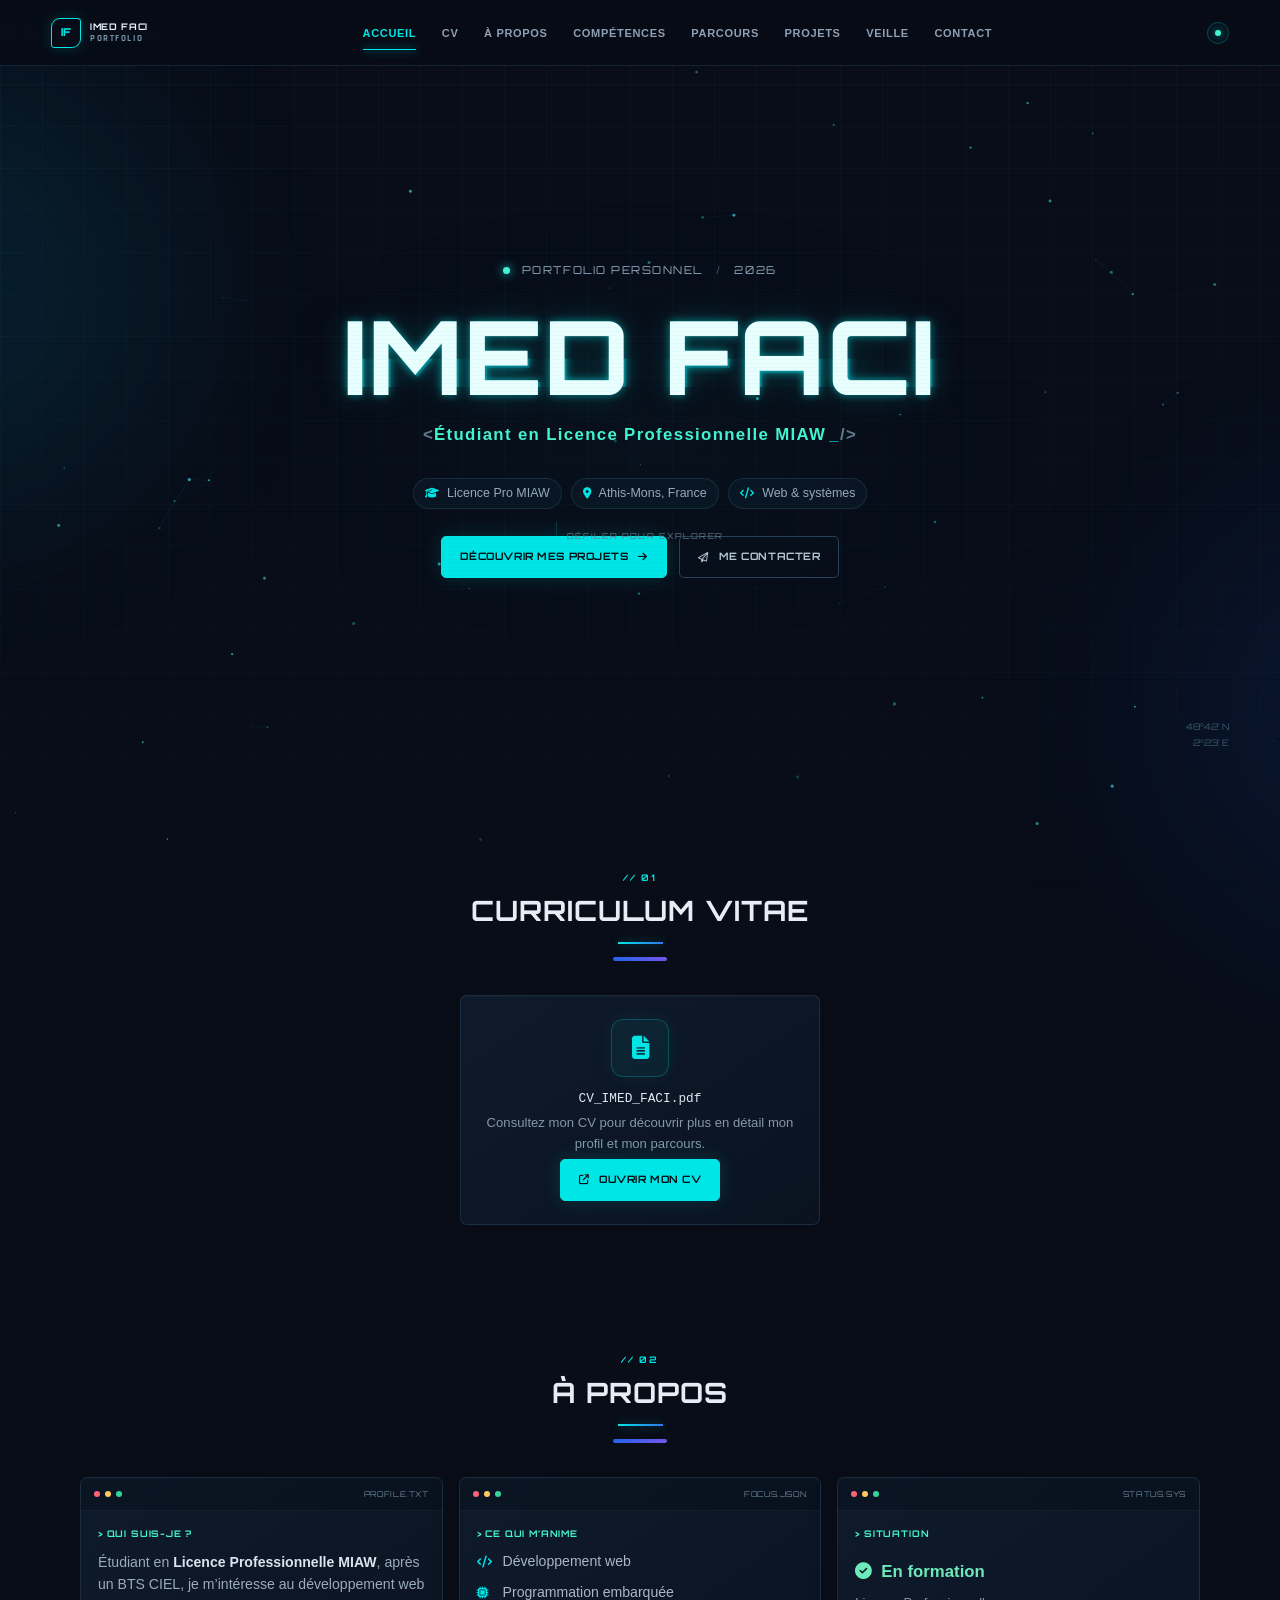
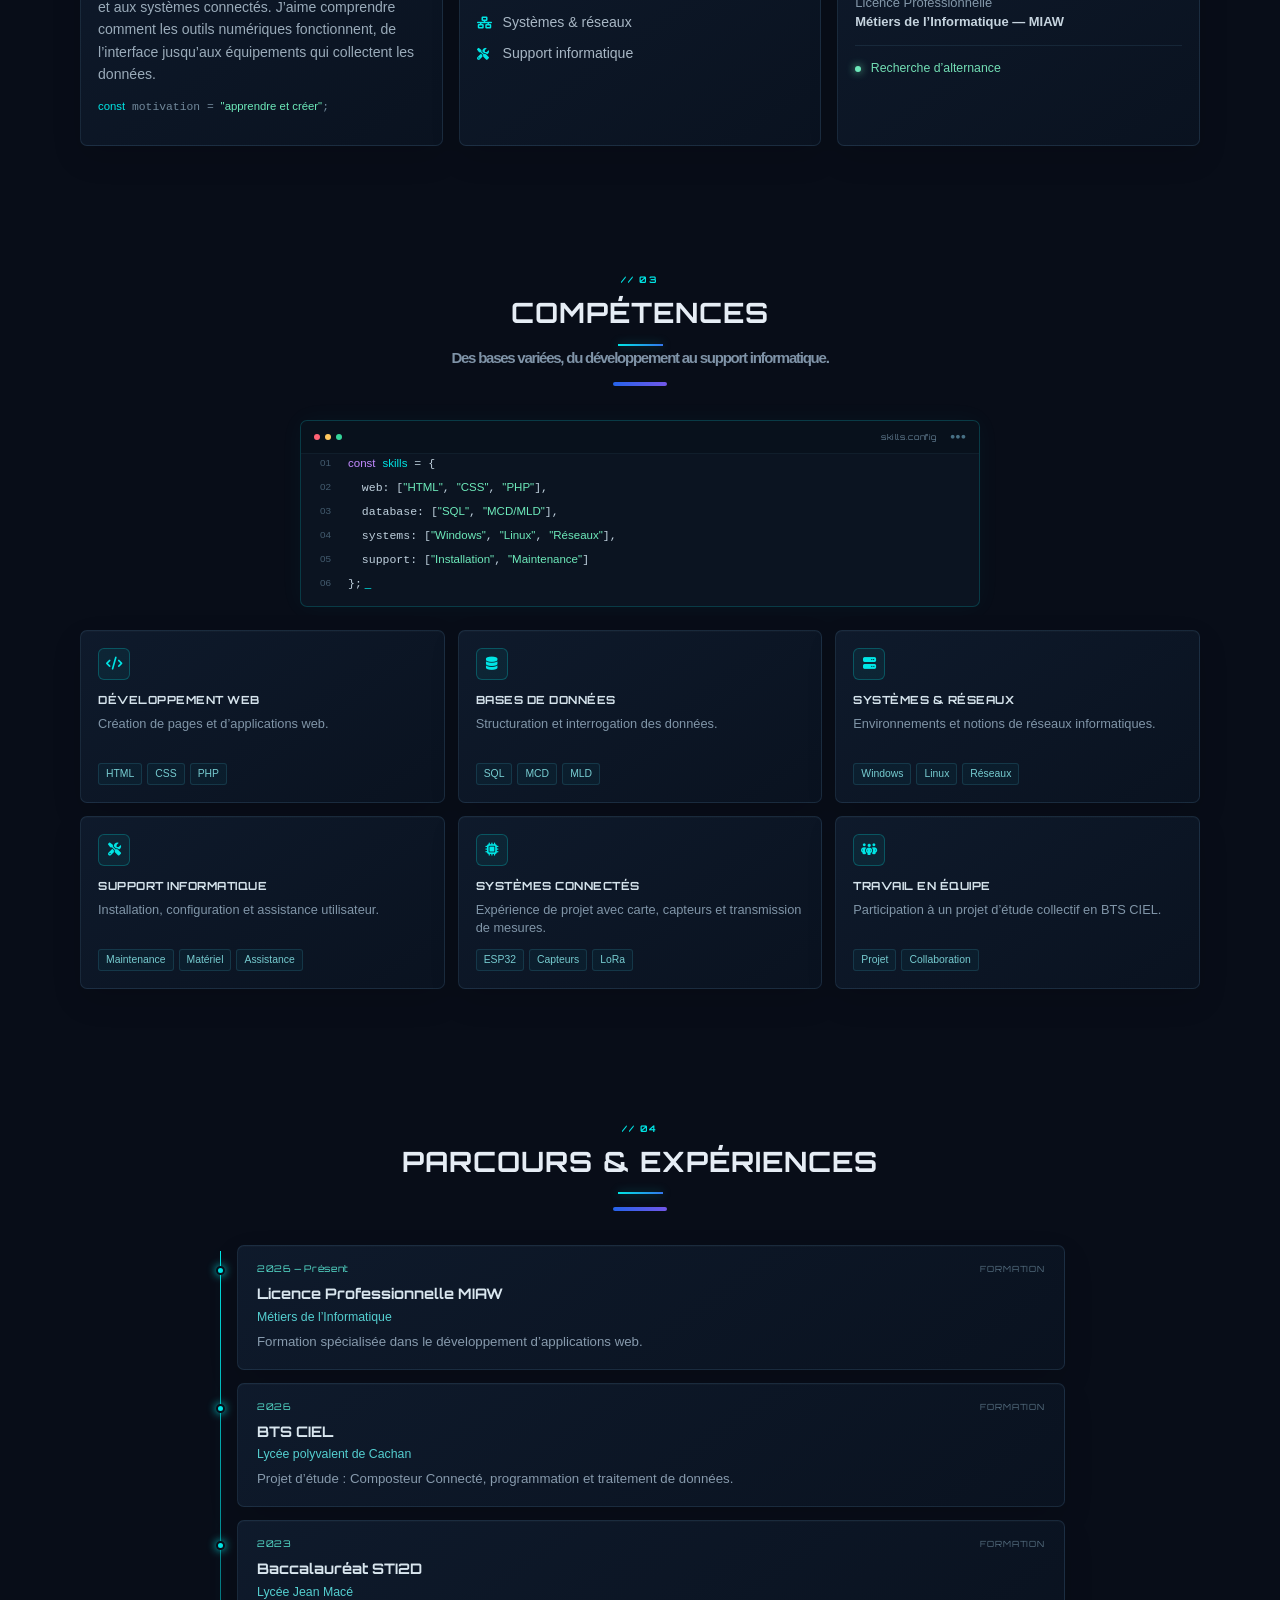
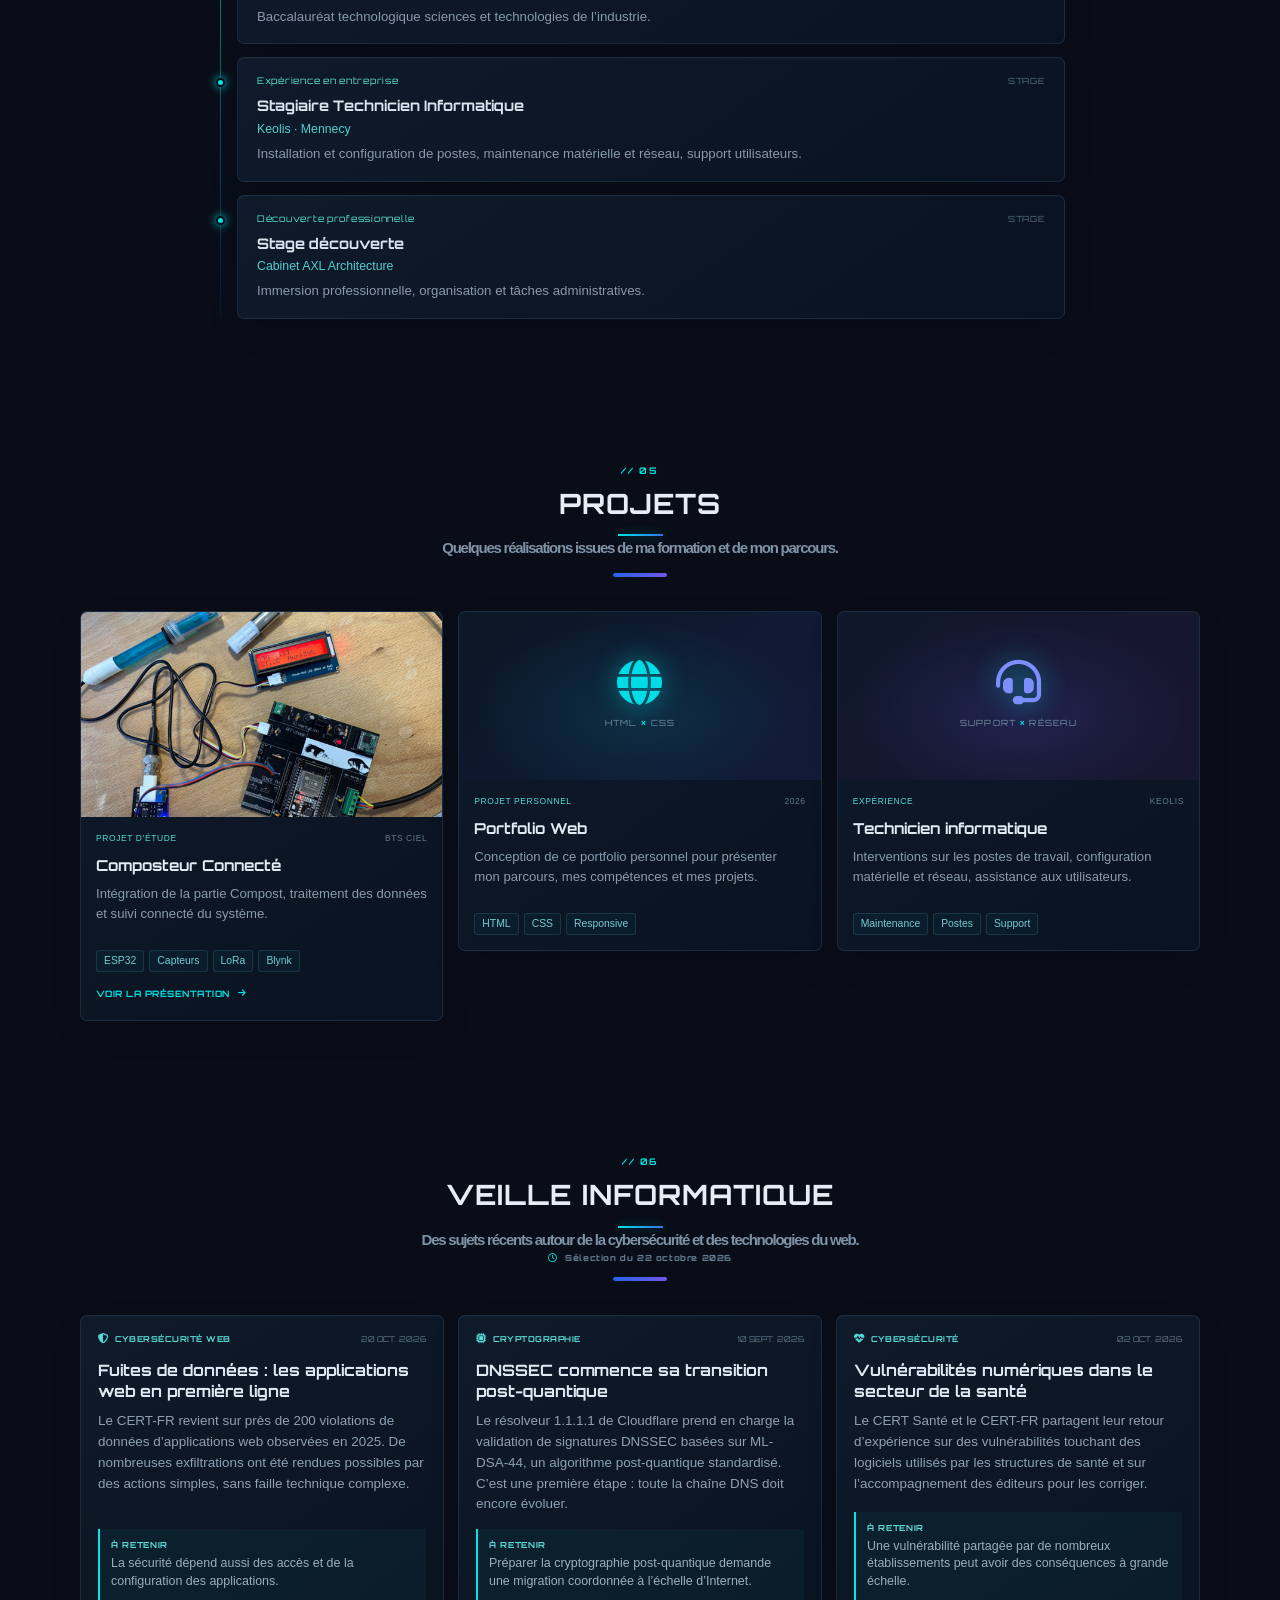
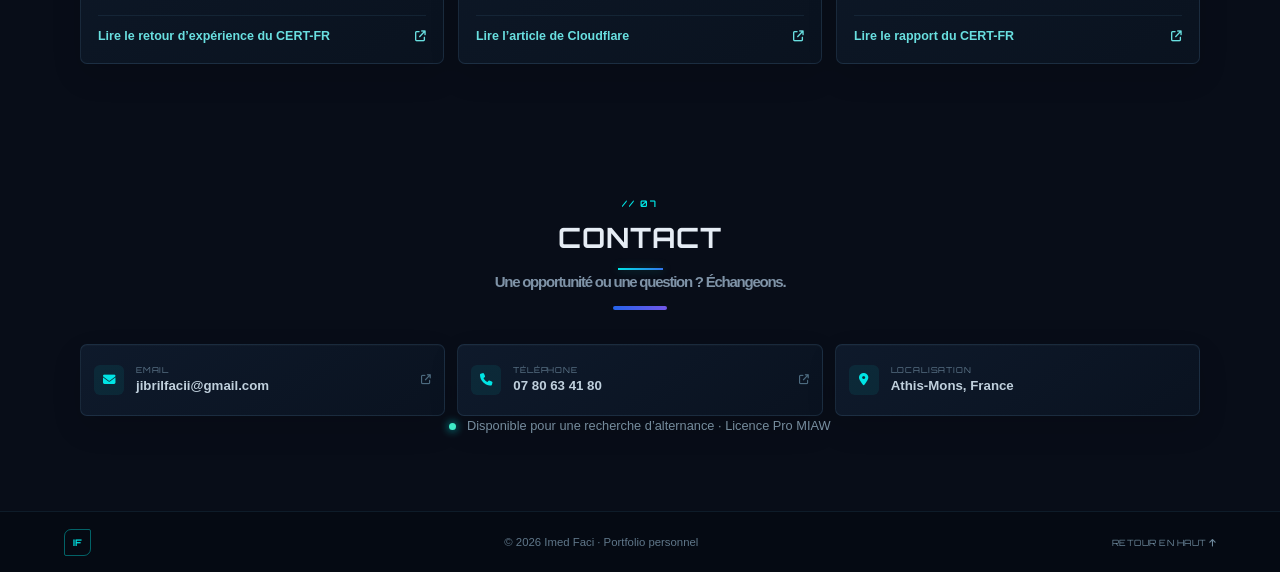
<file: portfolio/index.html>
<!DOCTYPE html>
<html lang="fr">
<head>
    <meta charset="UTF-8">
    <meta name="viewport" content="width=device-width, initial-scale=1.0">
    <meta name="theme-color" content="#080d18">
    <meta name="description" content="Portfolio d’Imed Faci, étudiant en Licence Professionnelle MIAW : compétences, parcours et projets informatiques.">
    <title>Imed Faci — Portfolio</title>
    <link rel="preconnect" href="https://fonts.googleapis.com">
    <link rel="preconnect" href="https://fonts.gstatic.com" crossorigin>
    <link href="https://fonts.googleapis.com/css2?family=Orbitron:wght@500;600;700;800&family=Rajdhani:wght@400;500;600;700&display=swap" rel="stylesheet">
    <link rel="stylesheet" href="style.css">
    <link rel="stylesheet" href="https://cdnjs.cloudflare.com/ajax/libs/font-awesome/6.4.0/css/all.min.css">
</head>
<body class="portfolio-body">
    <a class="skip-link" href="#accueil">Aller au contenu</a>
    <div class="ambient ambient-one" aria-hidden="true"></div>
    <div class="ambient ambient-two" aria-hidden="true"></div>
    <canvas id="starfield" class="starfield" aria-hidden="true"></canvas>

    <header class="topbar">
        <a class="brand-mark" href="#accueil" aria-label="Imed Faci, accueil"><span class="brand-symbol">IF</span><span class="brand-name">IMED FACI<small>PORTFOLIO</small></span></a>
        <button class="menu-toggle" type="button" aria-expanded="false" aria-controls="primary-nav" aria-label="Ouvrir le menu"><span></span><span></span></button>
        <nav class="site-nav" id="primary-nav" aria-label="Navigation principale">
            <a href="#accueil" class="active">Accueil</a>
            <a href="#cv">CV</a>
            <a href="#apropos">À propos</a>
            <a href="#competences">Compétences</a>
            <a href="#parcours">Parcours</a>
            <a href="#projets">Projets</a>
            <a href="#veille">Veille</a>
            <a href="#contact">Contact</a>
        </nav>
        <span class="online-indicator" title="Portfolio en ligne"><i></i></span>
    </header>

    <main>
        <section class="intro-section" id="accueil">
            <div class="intro-grid" aria-hidden="true"></div>
            <div class="intro-content">
                <p class="eyebrow"><span class="eyebrow-dot"></span> Portfolio personnel <span class="eyebrow-separator">/</span> 2026</p>
                <h1 class="glitch-title" data-text="IMED FACI">IMED FACI</h1>
                <p class="intro-role"><span class="role-prefix">&lt;</span><span id="typing-role">Étudiant en Licence Professionnelle MIAW</span><span class="typing-caret">_</span><span class="role-prefix">/&gt;</span></p>
                <div class="intro-facts">
                    <span><i class="fa-solid fa-graduation-cap" aria-hidden="true"></i> Licence Pro MIAW</span>
                    <span><i class="fa-solid fa-location-dot" aria-hidden="true"></i> Athis-Mons, France</span>
                    <span><i class="fa-solid fa-code" aria-hidden="true"></i> Web & systèmes</span>
                </div>
                <div class="intro-actions">
                    <a class="neon-button" href="#projets">Découvrir mes projets <i class="fa-solid fa-arrow-right" aria-hidden="true"></i></a>
                    <a class="outline-button" href="#contact"><i class="fa-regular fa-paper-plane" aria-hidden="true"></i> Me contacter</a>
                </div>
                <div class="scroll-cue"><span></span> DÉFILER POUR EXPLORER</div>
            </div>
            <div class="hero-coordinate" aria-hidden="true">48°42' N<br>2°23' E</div>
        </section>

        <section class="portfolio-section cv-section" id="cv">
            <div class="section-heading">
                <p class="section-index">// 01</p>
                <h2>CURRICULUM VITAE</h2>
                <span class="heading-line"></span>
            </div>
            <article class="cv-panel reveal">
                <div class="cv-file-icon"><i class="fa-solid fa-file-lines" aria-hidden="true"></i></div>
                <p class="cv-filename">CV_IMED_FACI.pdf</p>
                <p>Consultez mon CV pour découvrir plus en détail mon profil et mon parcours.</p>
                <a class="neon-button" href="Cv off .pdf" target="_blank" rel="noopener noreferrer"><i class="fa-solid fa-arrow-up-right-from-square" aria-hidden="true"></i> Ouvrir mon CV</a>
            </article>
        </section>

        <section class="portfolio-section" id="apropos">
            <div class="section-heading">
                <p class="section-index">// 02</p>
                <h2>À PROPOS</h2>
                <span class="heading-line"></span>
            </div>
            <div class="about-grid">
                <article class="terminal-card about-copy reveal">
                    <div class="terminal-bar"><span></span><span></span><span></span><small>PROFILE.TXT</small></div>
                    <p class="card-label">&gt; QUI SUIS-JE ?</p>
                    <p>Étudiant en <strong>Licence Professionnelle MIAW</strong>, après un BTS CIEL, je m’intéresse au développement web et aux systèmes connectés. J’aime comprendre comment les outils numériques fonctionnent, de l’interface jusqu’aux équipements qui collectent les données.</p>
                    <p class="about-signature"><span class="text-cyan">const</span> motivation = <span class="text-green">"apprendre et créer"</span>;</p>
                </article>
                <article class="terminal-card about-focus reveal">
                    <div class="terminal-bar"><span></span><span></span><span></span><small>FOCUS.JSON</small></div>
                    <p class="card-label">&gt; CE QUI M’ANIME</p>
                    <ul class="focus-list">
                        <li><i class="fa-solid fa-code" aria-hidden="true"></i> Développement web</li>
                        <li><i class="fa-solid fa-microchip" aria-hidden="true"></i> Programmation embarquée</li>
                        <li><i class="fa-solid fa-network-wired" aria-hidden="true"></i> Systèmes & réseaux</li>
                        <li><i class="fa-solid fa-screwdriver-wrench" aria-hidden="true"></i> Support informatique</li>
                    </ul>
                </article>
                <article class="terminal-card about-status reveal">
                    <div class="terminal-bar"><span></span><span></span><span></span><small>STATUS.SYS</small></div>
                    <p class="card-label">&gt; SITUATION</p>
                    <div class="status-main"><i class="fa-solid fa-circle-check" aria-hidden="true"></i><span>En formation</span></div>
                    <p>Licence Professionnelle<br><strong>Métiers de l’Informatique — MIAW</strong></p>
                    <div class="status-divider"></div>
                    <p class="status-available"><span></span> Recherche d’alternance</p>
                </article>
            </div>
        </section>

        <section class="portfolio-section skills-section" id="competences">
            <div class="section-heading">
                <p class="section-index">// 03</p>
                <h2>COMPÉTENCES</h2>
                <span class="heading-line"></span>
                <p class="section-subtitle">Des bases variées, du développement au support informatique.</p>
            </div>
            <div class="code-window reveal">
                <div class="terminal-bar"><span></span><span></span><span></span><small>skills.config</small><em>●●●</em></div>
                <div class="code-line"><b>01</b><code><span class="text-purple">const</span> <span class="text-cyan">skills</span> = {</code></div>
                <div class="code-line"><b>02</b><code>&nbsp;&nbsp;web: [<span class="text-green">"HTML"</span>, <span class="text-green">"CSS"</span>, <span class="text-green">"PHP"</span>],</code></div>
                <div class="code-line"><b>03</b><code>&nbsp;&nbsp;database: [<span class="text-green">"SQL"</span>, <span class="text-green">"MCD/MLD"</span>],</code></div>
                <div class="code-line"><b>04</b><code>&nbsp;&nbsp;systems: [<span class="text-green">"Windows"</span>, <span class="text-green">"Linux"</span>, <span class="text-green">"Réseaux"</span>],</code></div>
                <div class="code-line"><b>05</b><code>&nbsp;&nbsp;support: [<span class="text-green">"Installation"</span>, <span class="text-green">"Maintenance"</span>]</code></div>
                <div class="code-line"><b>06</b><code>};<span class="typing-caret">_</span></code></div>
            </div>
            <div class="skill-grid">
                <article class="skill-card reveal"><div class="skill-icon"><i class="fa-solid fa-code" aria-hidden="true"></i></div><h3>DÉVELOPPEMENT WEB</h3><p>Création de pages et d’applications web.</p><div class="tag-list"><span>HTML</span><span>CSS</span><span>PHP</span></div></article>
                <article class="skill-card reveal"><div class="skill-icon"><i class="fa-solid fa-database" aria-hidden="true"></i></div><h3>BASES DE DONNÉES</h3><p>Structuration et interrogation des données.</p><div class="tag-list"><span>SQL</span><span>MCD</span><span>MLD</span></div></article>
                <article class="skill-card reveal"><div class="skill-icon"><i class="fa-solid fa-server" aria-hidden="true"></i></div><h3>SYSTÈMES & RÉSEAUX</h3><p>Environnements et notions de réseaux informatiques.</p><div class="tag-list"><span>Windows</span><span>Linux</span><span>Réseaux</span></div></article>
                <article class="skill-card reveal"><div class="skill-icon"><i class="fa-solid fa-screwdriver-wrench" aria-hidden="true"></i></div><h3>SUPPORT INFORMATIQUE</h3><p>Installation, configuration et assistance utilisateur.</p><div class="tag-list"><span>Maintenance</span><span>Matériel</span><span>Assistance</span></div></article>
                <article class="skill-card reveal"><div class="skill-icon"><i class="fa-solid fa-microchip" aria-hidden="true"></i></div><h3>SYSTÈMES CONNECTÉS</h3><p>Expérience de projet avec carte, capteurs et transmission de mesures.</p><div class="tag-list"><span>ESP32</span><span>Capteurs</span><span>LoRa</span></div></article>
                <article class="skill-card reveal"><div class="skill-icon"><i class="fa-solid fa-people-group" aria-hidden="true"></i></div><h3>TRAVAIL EN ÉQUIPE</h3><p>Participation à un projet d’étude collectif en BTS CIEL.</p><div class="tag-list"><span>Projet</span><span>Collaboration</span></div></article>
            </div>
        </section>

        <section class="portfolio-section journey-section" id="parcours">
            <div class="section-heading">
                <p class="section-index">// 04</p>
                <h2>PARCOURS & EXPÉRIENCES</h2>
                <span class="heading-line"></span>
            </div>
            <div class="timeline-list">
                <article class="journey-card reveal">
                    <span class="journey-dot"></span><div class="journey-meta"><span class="journey-date">2026 — Présent</span><span class="journey-type">FORMATION</span></div>
                    <h3>Licence Professionnelle MIAW</h3><p class="journey-place">Métiers de l’Informatique</p><p>Formation spécialisée dans le développement d’applications web.</p>
                </article>
                <article class="journey-card reveal">
                    <span class="journey-dot"></span><div class="journey-meta"><span class="journey-date">2026</span><span class="journey-type">FORMATION</span></div>
                    <h3>BTS CIEL</h3><p class="journey-place">Lycée polyvalent de Cachan</p><p>Projet d’étude : Composteur Connecté, programmation et traitement de données.</p>
                </article>
                <article class="journey-card reveal">
                    <span class="journey-dot"></span><div class="journey-meta"><span class="journey-date">2023</span><span class="journey-type">FORMATION</span></div>
                    <h3>Baccalauréat STI2D</h3><p class="journey-place">Lycée Jean Macé</p><p>Baccalauréat technologique sciences et technologies de l’industrie.</p>
                </article>
                <article class="journey-card reveal">
                    <span class="journey-dot"></span><div class="journey-meta"><span class="journey-date">Expérience en entreprise</span><span class="journey-type">STAGE</span></div>
                    <h3>Stagiaire Technicien Informatique</h3><p class="journey-place">Keolis · Mennecy</p><p>Installation et configuration de postes, maintenance matérielle et réseau, support utilisateurs.</p>
                </article>
                <article class="journey-card reveal">
                    <span class="journey-dot"></span><div class="journey-meta"><span class="journey-date">Découverte professionnelle</span><span class="journey-type">STAGE</span></div>
                    <h3>Stage découverte</h3><p class="journey-place">Cabinet AXL Architecture</p><p>Immersion professionnelle, organisation et tâches administratives.</p>
                </article>
            </div>
        </section>

        <section class="portfolio-section projects-section" id="projets">
            <div class="section-heading">
                <p class="section-index">// 05</p>
                <h2>PROJETS</h2>
                <span class="heading-line"></span>
                <p class="section-subtitle">Quelques réalisations issues de ma formation et de mon parcours.</p>
            </div>
            <div class="project-grid">
                <a class="showcase-card showcase-feature reveal" href="composteur.html">
                    <div class="showcase-image"><img src="IMAGE1.png" alt="Prototype du composteur connecté" loading="lazy"><span class="image-overlay"><i class="fa-solid fa-arrow-up-right-from-square" aria-hidden="true"></i></span></div>
                    <div class="showcase-body"><div class="showcase-meta"><span>PROJET D’ÉTUDE</span><span class="showcase-year">BTS CIEL</span></div><h3>Composteur Connecté</h3><p>Intégration de la partie Compost, traitement des données et suivi connecté du système.</p><div class="tag-list"><span>ESP32</span><span>Capteurs</span><span>LoRa</span><span>Blynk</span></div><span class="showcase-link">VOIR LA PRÉSENTATION <i class="fa-solid fa-arrow-right" aria-hidden="true"></i></span></div>
                </a>
                <article class="showcase-card reveal">
                    <div class="showcase-placeholder"><i class="fa-solid fa-globe" aria-hidden="true"></i><span>HTML <b>×</b> CSS</span></div>
                    <div class="showcase-body"><div class="showcase-meta"><span>PROJET PERSONNEL</span><span class="showcase-year">2026</span></div><h3>Portfolio Web</h3><p>Conception de ce portfolio personnel pour présenter mon parcours, mes compétences et mes projets.</p><div class="tag-list"><span>HTML</span><span>CSS</span><span>Responsive</span></div></div>
                </article>
                <article class="showcase-card reveal">
                    <div class="showcase-placeholder showcase-placeholder-purple"><i class="fa-solid fa-headset" aria-hidden="true"></i><span>SUPPORT <b>×</b> RÉSEAU</span></div>
                    <div class="showcase-body"><div class="showcase-meta"><span>EXPÉRIENCE</span><span class="showcase-year">KEOLIS</span></div><h3>Technicien informatique</h3><p>Interventions sur les postes de travail, configuration matérielle et réseau, assistance aux utilisateurs.</p><div class="tag-list"><span>Maintenance</span><span>Postes</span><span>Support</span></div></div>
                </article>
            </div>
        </section>

        <section class="portfolio-section watch-section" id="veille">
            <div class="section-heading">
                <p class="section-index">// 06</p>
                <h2>VEILLE INFORMATIQUE</h2>
                <span class="heading-line"></span>
                <p class="section-subtitle">Des sujets récents autour de la cybersécurité et des technologies du web.</p>
                <p class="watch-updated"><i class="fa-regular fa-clock" aria-hidden="true"></i> Sélection du 22 octobre 2026</p>
            </div>
            <div class="watch-grid">
                <article class="watch-card reveal">
                    <div class="watch-card-top"><span class="watch-category"><i class="fa-solid fa-shield-halved" aria-hidden="true"></i> CYBERSÉCURITÉ WEB</span><time datetime="2026-10-20">20 OCT. 2026</time></div>
                    <h3>Fuites de données : les applications web en première ligne</h3>
                    <p>Le CERT-FR revient sur près de 200 violations de données d’applications web observées en 2025. De nombreuses exfiltrations ont été rendues possibles par des actions simples, sans faille technique complexe.</p>
                    <div class="watch-takeaway"><strong>À retenir</strong><span>La sécurité dépend aussi des accès et de la configuration des applications.</span></div>
                    <a href="https://cert.cyber.gouv.fr/cti/CERTFR-2026-CTI-008/" target="_blank" rel="noopener noreferrer" class="watch-source">Lire le retour d’expérience du CERT-FR <i class="fa-solid fa-arrow-up-right-from-square" aria-hidden="true"></i></a>
                </article>
                <article class="watch-card reveal">
                    <div class="watch-card-top"><span class="watch-category"><i class="fa-solid fa-microchip" aria-hidden="true"></i> CRYPTOGRAPHIE</span><time datetime="2026-09-10">10 SEPT. 2026</time></div>
                    <h3>DNSSEC commence sa transition post-quantique</h3>
                    <p>Le résolveur 1.1.1.1 de Cloudflare prend en charge la validation de signatures DNSSEC basées sur ML-DSA-44, un algorithme post-quantique standardisé. C’est une première étape : toute la chaîne DNS doit encore évoluer.</p>
                    <div class="watch-takeaway"><strong>À retenir</strong><span>Préparer la cryptographie post-quantique demande une migration coordonnée à l’échelle d’Internet.</span></div>
                    <a href="https://blog.cloudflare.com/post-quantum-dnssec-1111" target="_blank" rel="noopener noreferrer" class="watch-source">Lire l’article de Cloudflare <i class="fa-solid fa-arrow-up-right-from-square" aria-hidden="true"></i></a>
                </article>
                <article class="watch-card reveal">
                    <div class="watch-card-top"><span class="watch-category"><i class="fa-solid fa-heart-pulse" aria-hidden="true"></i> CYBERSÉCURITÉ</span><time datetime="2026-10-02">02 OCT. 2026</time></div>
                    <h3>Vulnérabilités numériques dans le secteur de la santé</h3>
                    <p>Le CERT Santé et le CERT-FR partagent leur retour d’expérience sur des vulnérabilités touchant des logiciels utilisés par les structures de santé et sur l’accompagnement des éditeurs pour les corriger.</p>
                    <div class="watch-takeaway"><strong>À retenir</strong><span>Une vulnérabilité partagée par de nombreux établissements peut avoir des conséquences à grande échelle.</span></div>
                    <a href="https://cert.cyber.gouv.fr/cti/CERTFR-2026-CTI-007/" target="_blank" rel="noopener noreferrer" class="watch-source">Lire le rapport du CERT-FR <i class="fa-solid fa-arrow-up-right-from-square" aria-hidden="true"></i></a>
                </article>
            </div>
        </section>

        <section class="portfolio-section contact-section" id="contact">
            <div class="section-heading">
                <p class="section-index">// 07</p>
                <h2>CONTACT</h2>
                <span class="heading-line"></span>
                <p class="section-subtitle">Une opportunité ou une question ? Échangeons.</p>
            </div>
            <div class="contact-grid">
                <a class="contact-card reveal" href="mailto:jibrilfacii@gmail.com"><i class="fa-solid fa-envelope" aria-hidden="true"></i><span><small>EMAIL</small><strong>jibrilfacii@gmail.com</strong></span><i class="fa-solid fa-arrow-up-right-from-square contact-arrow" aria-hidden="true"></i></a>
                <a class="contact-card reveal" href="tel:+33780634180"><i class="fa-solid fa-phone" aria-hidden="true"></i><span><small>TÉLÉPHONE</small><strong>07 80 63 41 80</strong></span><i class="fa-solid fa-arrow-up-right-from-square contact-arrow" aria-hidden="true"></i></a>
                <div class="contact-card reveal"><i class="fa-solid fa-location-dot" aria-hidden="true"></i><span><small>LOCALISATION</small><strong>Athis-Mons, France</strong></span></div>
            </div>
            <p class="contact-status"><span></span> Disponible pour une recherche d’alternance · Licence Pro MIAW</p>
        </section>
    </main>

    <footer class="site-bottom"><a href="#accueil" class="bottom-logo">IF</a><p>© 2026 Imed Faci · Portfolio personnel</p><a href="#accueil">RETOUR EN HAUT <i class="fa-solid fa-arrow-up" aria-hidden="true"></i></a></footer>
    <script src="script.js" defer></script>
</body>
</html>
</file>
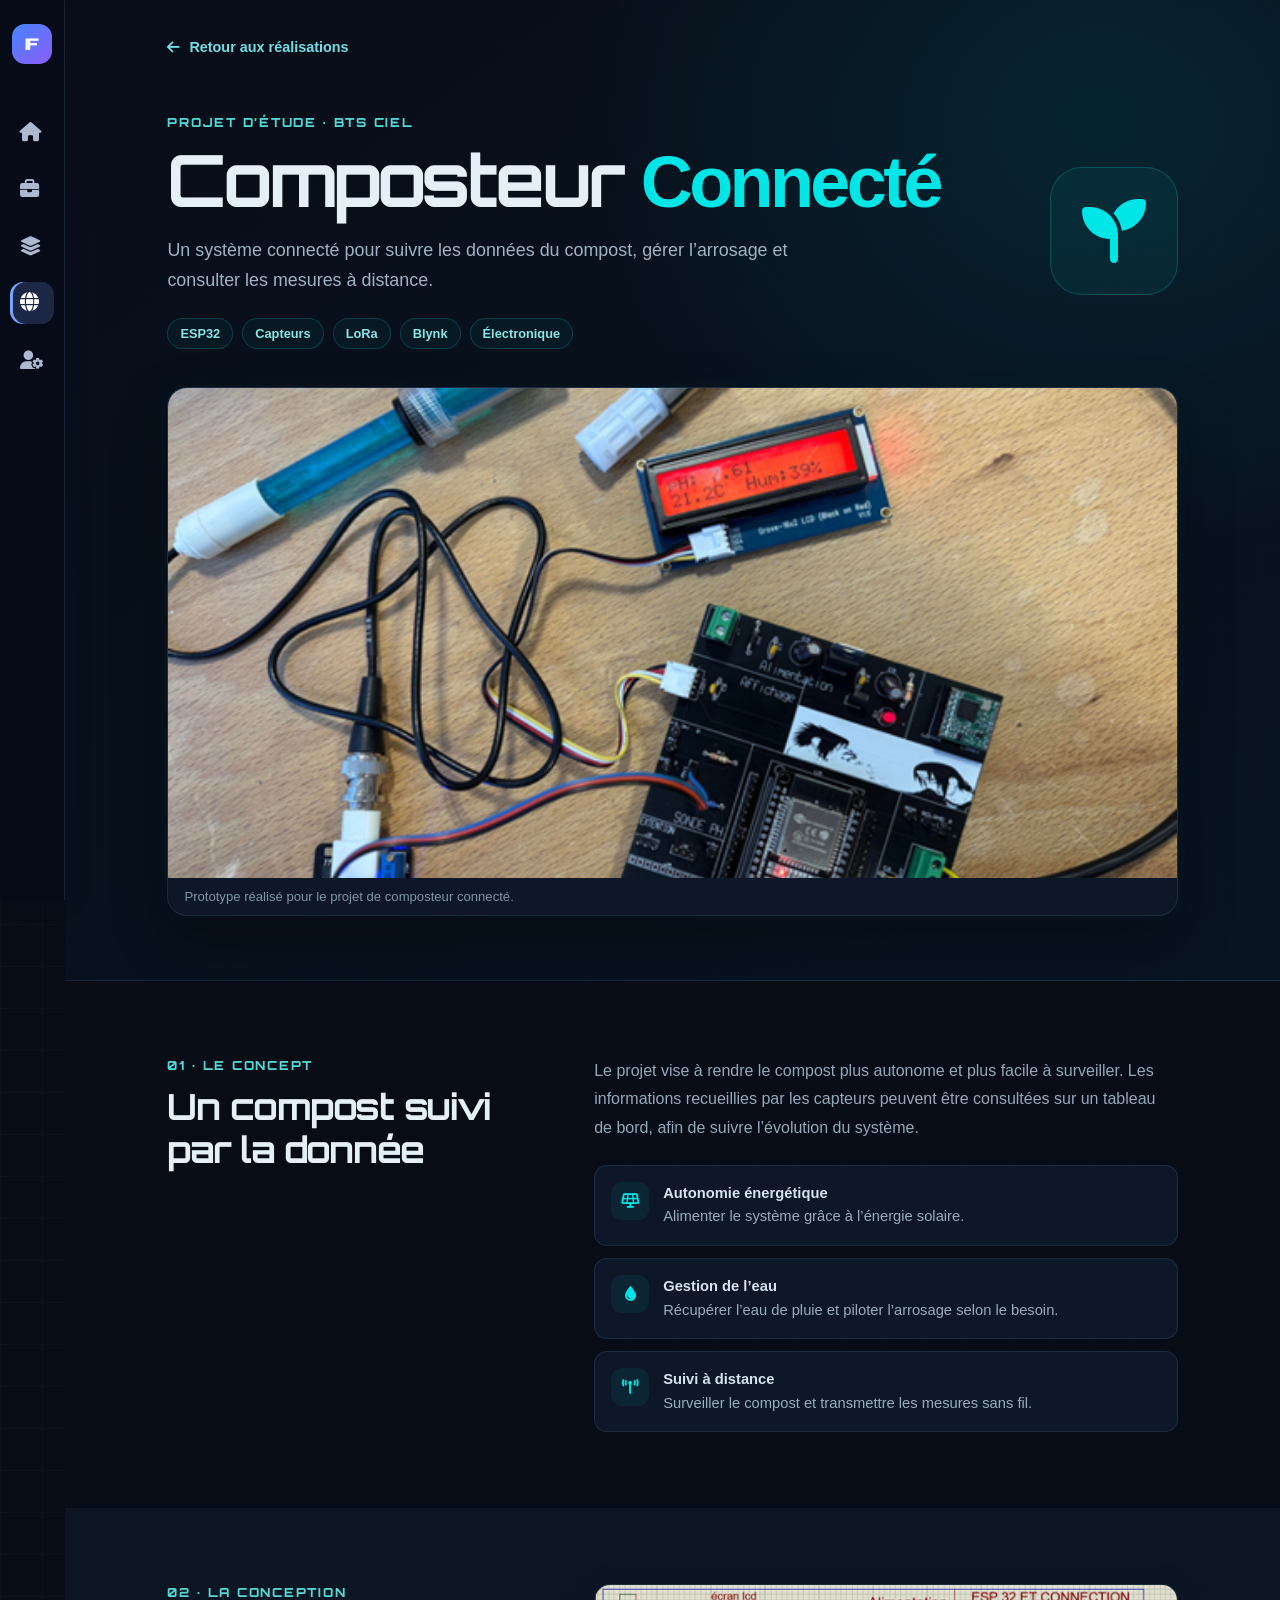
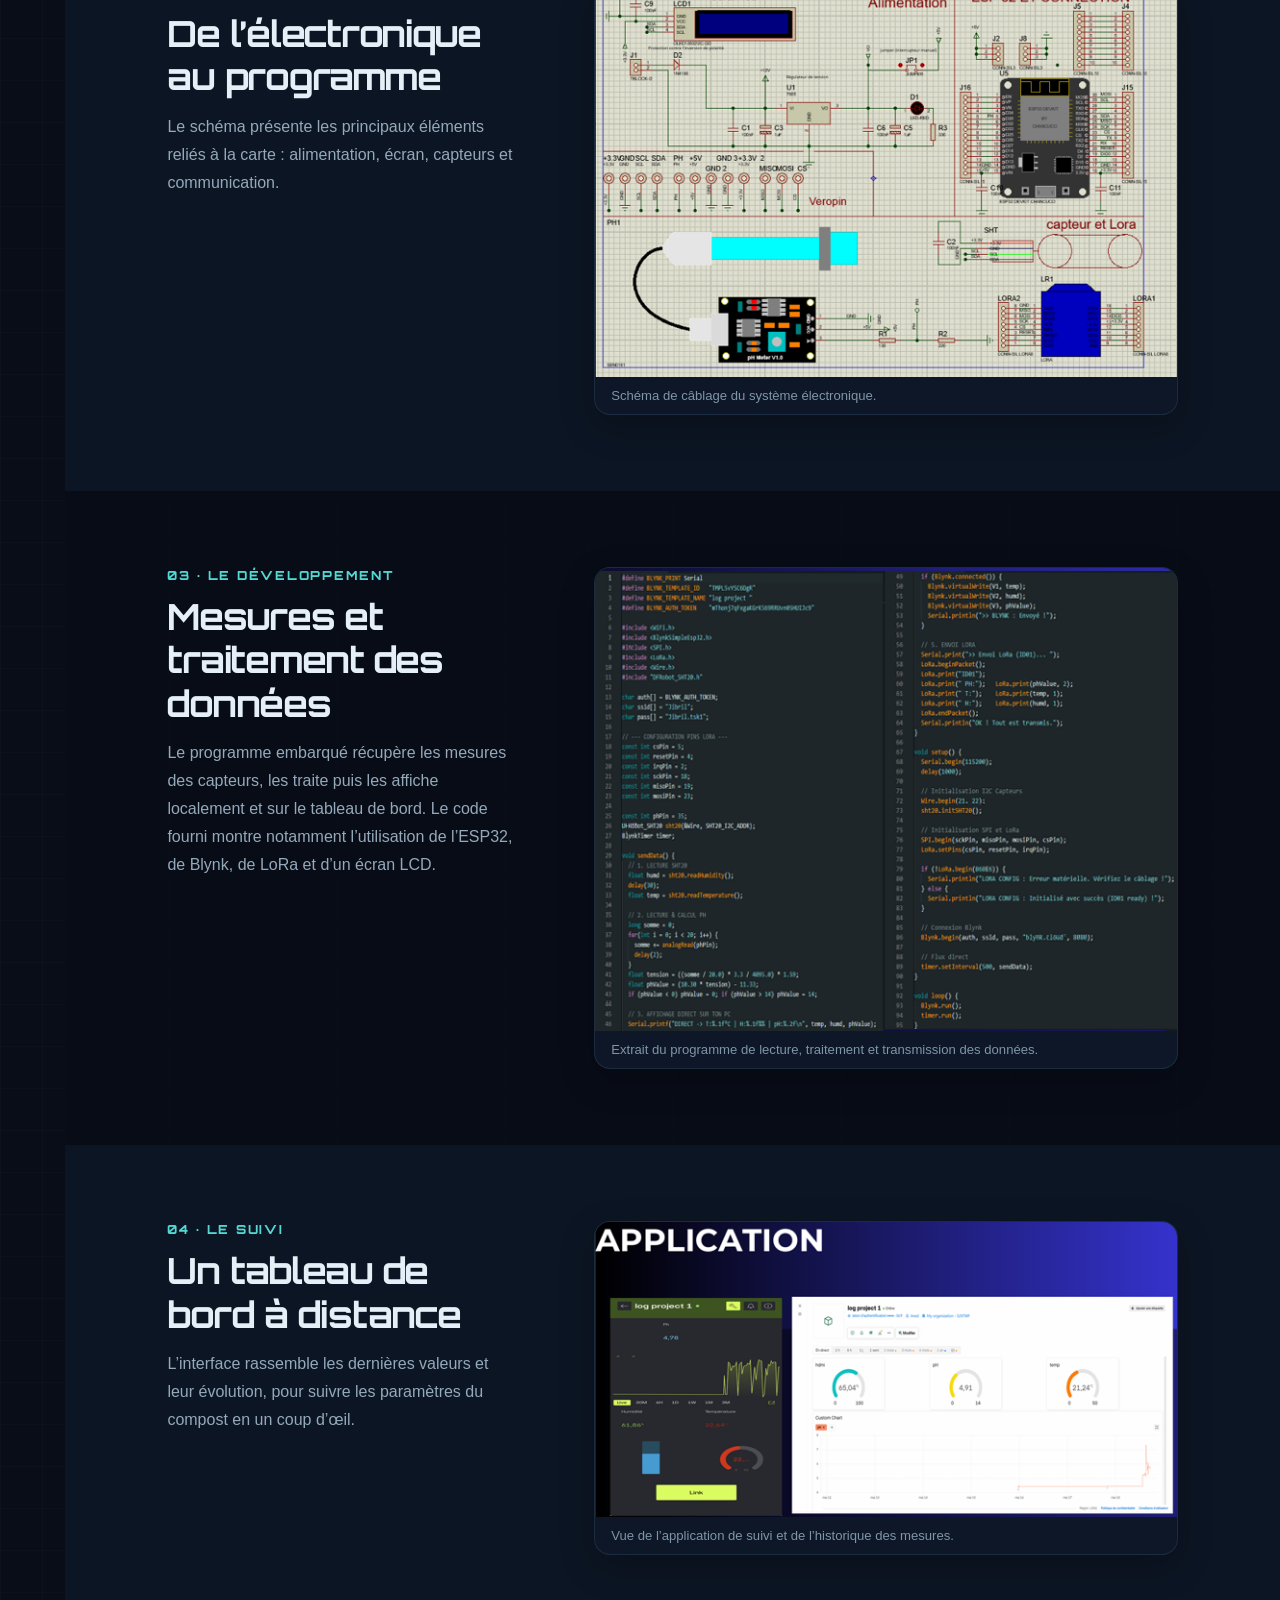
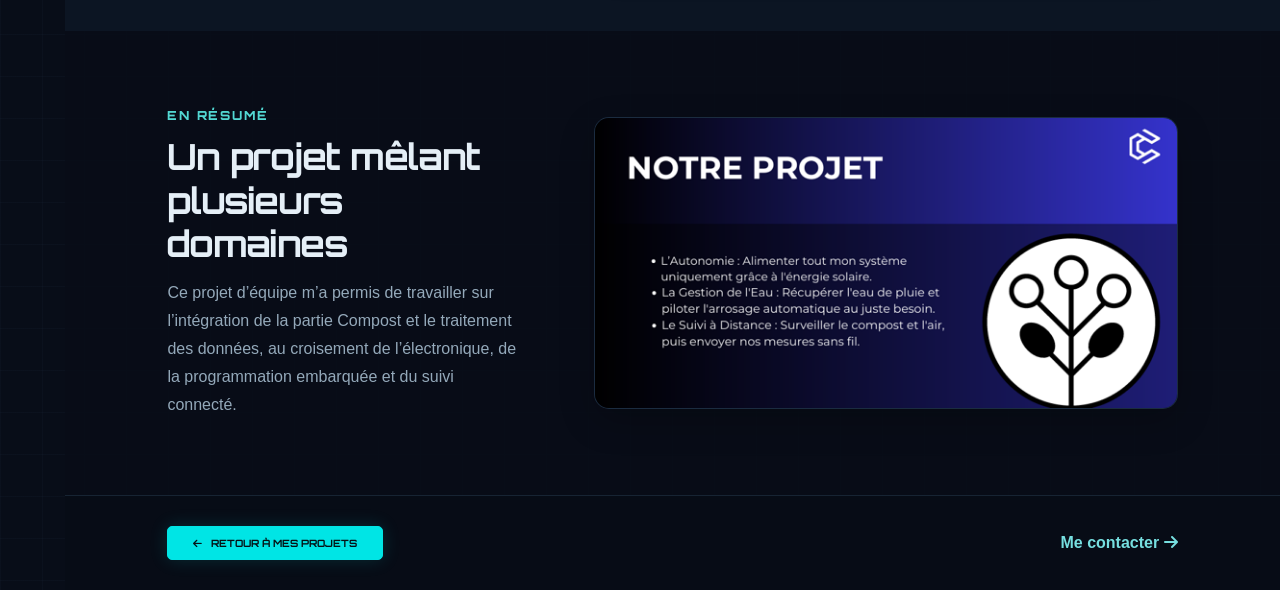
<file: portfolio/composteur.html>
<!DOCTYPE html>
<html lang="fr">
<head>
    <meta charset="UTF-8">
    <meta name="viewport" content="width=device-width, initial-scale=1.0">
    <meta name="description" content="Présentation du projet de composteur connecté réalisé en BTS CIEL : électronique, code embarqué et suivi à distance.">
    <title>Composteur Connecté — Imed Faci</title>
    <link rel="preconnect" href="https://fonts.googleapis.com">
    <link rel="preconnect" href="https://fonts.gstatic.com" crossorigin>
    <link href="https://fonts.googleapis.com/css2?family=Orbitron:wght@500;600;700;800&family=Rajdhani:wght@400;500;600;700&display=swap" rel="stylesheet">
    <link rel="stylesheet" href="style.css">
    <link rel="stylesheet" href="https://cdnjs.cloudflare.com/ajax/libs/font-awesome/6.4.0/css/all.min.css">
</head>
<body class="project-detail-body">
    <a class="skip-link" href="#contenu">Aller au contenu</a>

    <aside class="sidebar">
        <a class="sidebar-brand" href="index.html#accueil" aria-label="Retour à l’accueil">IF</a>
        <nav class="sidebar-nav" aria-label="Navigation principale">
            <a href="index.html#accueil" class="nav-icon" title="Accueil" aria-label="Accueil"><i class="fa-solid fa-house" aria-hidden="true"></i></a>
            <a href="index.html#certifications" class="nav-icon" title="Compétences" aria-label="Compétences"><i class="fa-solid fa-briefcase" aria-hidden="true"></i></a>
            <a href="index.html#parcours" class="nav-icon" title="Parcours" aria-label="Parcours"><i class="fa-solid fa-layer-group" aria-hidden="true"></i></a>
            <a href="index.html#realisations" class="nav-icon active" title="Réalisations" aria-label="Réalisations"><i class="fa-solid fa-globe" aria-hidden="true"></i></a>
            <a href="index.html#contact" class="nav-icon" title="Contact" aria-label="Contact"><i class="fa-solid fa-user-gear" aria-hidden="true"></i></a>
        </nav>
    </aside>

    <main id="contenu" class="main-content project-detail">
        <header class="project-detail-hero">
            <a class="project-back-link" href="index.html#realisations"><i class="fa-solid fa-arrow-left" aria-hidden="true"></i> Retour aux réalisations</a>
            <div class="project-detail-heading">
                <div>
                    <p class="project-kicker">Projet d’étude · BTS CIEL</p>
                    <h1>Composteur <span>Connecté</span></h1>
                    <p class="project-lead">Un système connecté pour suivre les données du compost, gérer l’arrosage et consulter les mesures à distance.</p>
                    <div class="project-tags" aria-label="Technologies du projet">
                        <span>ESP32</span><span>Capteurs</span><span>LoRa</span><span>Blynk</span><span>Électronique</span>
                    </div>
                </div>
                <div class="project-hero-icon" aria-hidden="true"><i class="fa-solid fa-seedling"></i></div>
            </div>
            <figure class="project-cover">
                <img src="IMAGE1.png" alt="Prototype électronique du composteur connecté sur une table" fetchpriority="high">
                <figcaption>Prototype réalisé pour le projet de composteur connecté.</figcaption>
            </figure>
        </header>

        <section class="detail-section project-overview">
            <div class="detail-section-title">
                <p class="project-kicker">01 · Le concept</p>
                <h2>Un compost suivi par la donnée</h2>
            </div>
            <div class="overview-copy">
                <p>Le projet vise à rendre le compost plus autonome et plus facile à surveiller. Les informations recueillies par les capteurs peuvent être consultées sur un tableau de bord, afin de suivre l’évolution du système.</p>
                <ul class="project-objectives">
                    <li><i class="fa-solid fa-solar-panel" aria-hidden="true"></i><span><strong>Autonomie énergétique</strong><br>Alimenter le système grâce à l’énergie solaire.</span></li>
                    <li><i class="fa-solid fa-droplet" aria-hidden="true"></i><span><strong>Gestion de l’eau</strong><br>Récupérer l’eau de pluie et piloter l’arrosage selon le besoin.</span></li>
                    <li><i class="fa-solid fa-tower-broadcast" aria-hidden="true"></i><span><strong>Suivi à distance</strong><br>Surveiller le compost et transmettre les mesures sans fil.</span></li>
                </ul>
            </div>
        </section>

        <section class="detail-section detail-section-tinted">
            <div class="detail-section-title">
                <p class="project-kicker">02 · La conception</p>
                <h2>De l’électronique au programme</h2>
                <p>Le schéma présente les principaux éléments reliés à la carte : alimentation, écran, capteurs et communication.</p>
            </div>
            <figure class="detail-figure detail-figure-wide">
                <img src="Image5.png" alt="Schéma électronique du projet avec ESP32, écran LCD, alimentation et modules de capteurs" loading="lazy">
                <figcaption>Schéma de câblage du système électronique.</figcaption>
            </figure>
        </section>

        <section class="detail-section detail-code-section">
            <div class="detail-section-title">
                <p class="project-kicker">03 · Le développement</p>
                <h2>Mesures et traitement des données</h2>
                <p>Le programme embarqué récupère les mesures des capteurs, les traite puis les affiche localement et sur le tableau de bord. Le code fourni montre notamment l’utilisation de l’ESP32, de Blynk, de LoRa et d’un écran LCD.</p>
            </div>
            <figure class="detail-figure detail-figure-wide">
                <img src="Image3.png" alt="Extrait du code embarqué utilisé pour le composteur connecté" loading="lazy">
                <figcaption>Extrait du programme de lecture, traitement et transmission des données.</figcaption>
            </figure>
        </section>

        <section class="detail-section detail-dashboard-section">
            <div class="detail-section-title">
                <p class="project-kicker">04 · Le suivi</p>
                <h2>Un tableau de bord à distance</h2>
                <p>L’interface rassemble les dernières valeurs et leur évolution, pour suivre les paramètres du compost en un coup d’œil.</p>
            </div>
            <figure class="detail-figure detail-figure-wide">
                <img src="Image4.png" alt="Tableau de bord de suivi des mesures du composteur connecté" loading="lazy">
                <figcaption>Vue de l’application de suivi et de l’historique des mesures.</figcaption>
            </figure>
        </section>

        <section class="detail-section project-summary">
            <div>
                <p class="project-kicker">En résumé</p>
                <h2>Un projet mêlant plusieurs domaines</h2>
                <p>Ce projet d’équipe m’a permis de travailler sur l’intégration de la partie Compost et le traitement des données, au croisement de l’électronique, de la programmation embarquée et du suivi connecté.</p>
            </div>
            <figure class="summary-image">
                <img src="Image2.png" alt="Présentation des objectifs du projet de composteur connecté" loading="lazy">
            </figure>
        </section>

        <footer class="detail-footer">
            <a class="btn-cv" href="index.html#realisations"><i class="fa-solid fa-arrow-left" aria-hidden="true"></i> Retour à mes projets</a>
            <a class="detail-contact-link" href="index.html#contact">Me contacter <i class="fa-solid fa-arrow-right" aria-hidden="true"></i></a>
        </footer>
    </main>
</body>
</html>
</file>
<file: portfolio/style.css>
/* ==========================================
   STYLE EXACT INSPIRÉ DU SITE LOÏC LE DOHER
   ========================================== */

   * {
    margin: 0;
    padding: 0;
    box-sizing: border-box;
    font-family: 'Segoe UI', Tahoma, Geneva, Verdana, sans-serif;
    scroll-behavior: smooth;
}

body {
    background-color: #f5f6f8;
    color: #222;
    display: flex;
}

/* ==========================================
   SIDEBAR LATÉRALE FIXE A GAUCHE
   ========================================== */
.sidebar {
    position: fixed;
    top: 0;
    left: 0;
    width: 65px;
    height: 100vh;
    background-color: #e5e7eb;
    border-right: 1px solid #d1d5db;
    display: flex;
    flex-direction: column;
    align-items: center;
    padding: 20px 0;
    z-index: 1000;
}

.burger-btn {
    background: none;
    border: none;
    font-size: 1.2rem;
    color: #374151;
    cursor: pointer;
    margin-bottom: 40px;
}

.sidebar-nav {
    display: flex;
    flex-direction: column;
    gap: 25px;
}

.nav-icon {
    color: #4b5563;
    font-size: 1.2rem;
    padding: 10px;
    border-radius: 8px;
    text-decoration: none;
    transition: all 0.2s ease;
}

.nav-icon:hover, .nav-icon.active {
    background-color: #ffffff;
    color: #2563eb;
    box-shadow: 0 2px 5px rgba(0,0,0,0.1);
}

/* ==========================================
   CONTENU PRINCIPAL
   ========================================== */
.main-content {
    margin-left: 65px;
    width: calc(100% - 65px);
}

/* HERO SECTION (DÉGRADÉ BLEU / VIOLET) */
.hero-section {
    background: linear-gradient(135deg, #a5b4fc 0%, #818cf8 40%, #c084fc 100%);
    padding: 60px 10% 80px 10%;
    color: #1e1b4b;
}

.hero-header {
    display: flex;
    justify-content: space-between;
    align-items: center;
    margin-bottom: 60px;
}

.hero-text h1 {
    font-size: 2.2rem;
    font-weight: 800;
}

.hero-text h2 {
    font-size: 2.5rem;
    font-weight: 800;
    margin-bottom: 5px;
}

.hero-role {
    font-size: 1.1rem;
    color: #312e81;
    font-weight: 600;
}

.main-illustration {
    font-size: 6rem;
    color: #ffffff;
    opacity: 0.9;
}

/* BLOC PRÉSENTATION */
.presentation-block {
    background: rgba(255, 255, 255, 0.4);
    backdrop-filter: blur(10px);
    border-radius: 16px;
    padding: 30px;
    display: flex;
    align-items: center;
    gap: 30px;
    max-width: 800px;
    margin: 0 auto;
}

.pres-illustration {
    font-size: 4rem;
    color: #312e81;
}

.pres-content h3 {
    font-size: 1.4rem;
    margin-bottom: 10px;
}

.pres-content p {
    font-size: 0.95rem;
    line-height: 1.6;
    margin-bottom: 15px;
}

.btn-cv {
    display: inline-block;
    background: linear-gradient(90deg, #3b82f6, #8b5cf6);
    color: white;
    padding: 10px 25px;
    border-radius: 20px;
    text-decoration: none;
    font-weight: 700;
    box-shadow: 0 4px 10px rgba(0,0,0,0.15);
}

/* SECTIONS GÉNÉRALES */
.content-section {
    padding: 70px 10%;
}

.bg-light {
    background-color: #f9fafb;
}

.bg-gray {
    background-color: #f3f4f6;
}

.section-heading {
    text-align: center;
    font-size: 1.8rem;
    font-weight: 800;
    margin-bottom: 40px;
    position: relative;
}

.section-heading::after {
    content: '';
    display: block;
    width: 40px;
    height: 3px;
    background-color: #374151;
    margin: 8px auto 0 auto;
}

/* CARTE CERTIFICATIONS (2x2) */
.cards-grid-2x2 {
    display: grid;
    grid-template-columns: 1fr 1fr;
    gap: 25px;
    max-width: 900px;
    margin: 0 auto;
}

.cert-card {
    background: white;
    border-radius: 12px;
    padding: 25px;
    display: flex;
    gap: 20px;
    align-items: center;
    box-shadow: 0 4px 15px rgba(0,0,0,0.05);
}

.cert-icon {
    font-size: 2.2rem;
    color: #2563eb;
}

.cert-info h4 {
    font-size: 1.1rem;
    margin-bottom: 5px;
}

.cert-info p {
    font-size: 0.85rem;
    color: #6b7280;
    margin-bottom: 12px;
}

.btn-cert {
    display: inline-block;
    background-color: #1e1b4b;
    color: white;
    padding: 6px 14px;
    border-radius: 6px;
    text-decoration: none;
    font-size: 0.8rem;
    font-weight: 600;
}

/* FRISE CHRONOLOGIQUE (TIMELINE CENTRAL) */
.timeline-container {
    position: relative;
    max-width: 800px;
    margin: 0 auto;
}

.timeline-line {
    position: absolute;
    top: 0;
    bottom: 0;
    left: 50%;
    width: 3px;
    background-color: #d1d5db;
    transform: translateX(-50%);
}

.timeline-block {
    display: flex;
    justify-content: flex-end;
    padding-right: 30px;
    position: relative;
    margin-bottom: 30px;
    width: 50%;
}

.timeline-block.right {
    margin-left: 50%;
    padding-right: 0;
    padding-left: 30px;
    justify-content: flex-start;
}

.timeline-dot {
    position: absolute;
    top: 15px;
    right: -7px;
    width: 14px;
    height: 14px;
    border-radius: 50%;
    border: 3px solid white;
    z-index: 10;
}

.timeline-block.right .timeline-dot {
    right: auto;
    left: -7px;
}

.dot-blue { background-color: #2563eb; }
.dot-pink { background-color: #ec4899; }
.dot-red { background-color: #ef4444; }
.dot-yellow { background-color: #f59e0b; }

.timeline-content {
    background: white;
    border-radius: 10px;
    overflow: hidden;
    width: 100%;
    box-shadow: 0 4px 10px rgba(0,0,0,0.05);
}

.timeline-header {
    padding: 8px 15px;
    color: white;
    font-weight: 700;
    font-size: 0.85rem;
    text-align: center;
}

.header-blue { background-color: #2563eb; }
.header-pink { background-color: #ec4899; }
.header-red { background-color: #ef4444; }
.header-yellow { background-color: #f59e0b; }

.timeline-body {
    padding: 15px;
}

.timeline-body h4 {
    font-size: 1rem;
}

.school-name {
    font-weight: 700;
    color: #4b5563;
    font-size: 0.85rem;
    margin-bottom: 5px;
}

.timeline-body p {
    font-size: 0.8rem;
    color: #6b7280;
}

/* RÉALISATIONS (2 COLONNES) */
.realisations-two-cols {
    display: grid;
    grid-template-columns: 1fr 1fr;
    gap: 30px;
    max-width: 900px;
    margin: 0 auto;
}

.col-title {
    text-align: center;
    font-size: 1.2rem;
    margin-bottom: 20px;
    color: #374151;
}

.project-card-full {
    background: white;
    border-radius: 10px;
    overflow: hidden;
    margin-bottom: 20px;
    box-shadow: 0 4px 10px rgba(0,0,0,0.05);
}

.proj-img-placeholder {
    height: 100px;
    background-color: #f3f4f6;
    display: flex;
    justify-content: center;
    align-items: center;
    font-size: 2.5rem;
    color: #2563eb;
}

.proj-img {
    display: block;
    width: 100%;
    height: 190px;
    object-fit: cover;
    object-position: center;
}

.proj-body {
    padding: 15px;
}

.proj-body h4 {
    font-size: 1rem;
    margin-bottom: 5px;
}

.proj-body p {
    font-size: 0.85rem;
    color: #6b7280;
}

/* FOOTER SOMBRE */
.site-footer {
    background-color: #000000;
    color: white;
    padding: 40px 10%;
}

.footer-container {
    display: grid;
    grid-template-columns: repeat(auto-fit, minmax(180px, 1fr));
    gap: 30px;
}

.footer-logo {
    display: flex;
    align-items: center;
    gap: 10px;
    font-size: 1.2rem;
    font-weight: 700;
    margin-bottom: 10px;
}

.brand-col p {
    font-size: 0.8rem;
    color: #9ca3af;
}

.footer-col h4 {
    font-size: 0.95rem;
    margin-bottom: 15px;
}

.footer-col ul {
    list-style: none;
}

.footer-col li {
    font-size: 0.85rem;
    color: #9ca3af;
    margin-bottom: 8px;
}

.footer-col a {
    color: #9ca3af;
    text-decoration: none;
}

.footer-col a:hover {
    color: white;
}

/* RESPONSIVE DESIGN */
@media (max-width: 768px) {
    .main-content {
        margin-left: 0;
        width: 100%;
    }
    .sidebar {
        display: none;
    }
    .cards-grid-2x2, .realisations-two-cols {
        grid-template-columns: 1fr;
    }
    .timeline-block {
        width: 100%;
        padding-left: 30px;
        padding-right: 0;
    }
    .timeline-block.right {
        margin-left: 0;
    }
    .timeline-line {
        left: 10px;
    }
    .timeline-dot, .timeline-block.right .timeline-dot {
        left: 3px;
    }
}

/* POLISH DU PORTFOLIO */
:root {
    --ink: #15213b;
    --muted: #65718a;
    --blue: #2563eb;
    --violet: #7257e8;
    --line: #e4e9f2;
}

.skip-link {
    position: fixed;
    top: 10px;
    left: 76px;
    z-index: 1200;
    padding: 10px 14px;
    border-radius: 8px;
    color: white;
    background: #17264a;
    transform: translateY(-160%);
}
.skip-link:focus { transform: translateY(0); }

html { scroll-padding-top: 78px; }
body { color: var(--ink); background: #f7f8fc; }
.main-content { min-width: 0; }
.sidebar {
    background: #101a31;
    border: 0;
    box-shadow: 5px 0 24px rgba(15, 23, 42, .12);
}
.sidebar-brand {
    display: grid;
    place-items: center;
    width: 40px;
    height: 40px;
    margin: 4px 0 48px;
    border-radius: 13px;
    color: white;
    background: linear-gradient(140deg, #4585ff, #8b5cf6);
    text-decoration: none;
    font-weight: 800;
    letter-spacing: -.04em;
}
.sidebar-nav { gap: 15px; }
.nav-icon {
    color: #aeb9d0;
    border-radius: 13px;
    transition: background .2s ease, color .2s ease, transform .2s ease;
}
.nav-icon:hover, .nav-icon.active {
    color: white;
    background: rgba(117, 147, 255, .2);
    box-shadow: inset 3px 0 #77a3ff;
    transform: translateY(-1px);
}
.hero-section {
    position: relative;
    overflow: hidden;
    min-height: 490px;
    padding-top: 82px;
    color: white;
    background: radial-gradient(ellipse at 85% 12%, rgba(119, 97, 255, .55), transparent 34%),
                linear-gradient(125deg, #111d3b 0%, #1b3471 57%, #3e56ad 100%);
}
.hero-section::before, .hero-section::after {
    position: absolute;
    content: "";
    border: 1px solid rgba(255,255,255,.12);
    border-radius: 50%;
    pointer-events: none;
}
.hero-section::before { width: 360px; height: 360px; right: -110px; top: -160px; }
.hero-section::after { width: 230px; height: 230px; right: -44px; top: -96px; }
.hero-header, .presentation-block { position: relative; z-index: 1; }
.hero-header { max-width: 1050px; margin: 0 auto 56px; }
.hero-text h1 { color: #b9ccff; font-size: 1rem; letter-spacing: .16em; text-transform: uppercase; }
.hero-text h2 { margin: 8px 0 12px; font-size: clamp(2.4rem, 6vw, 4.25rem); line-height: 1.06; letter-spacing: -.05em; }
.hero-text h2 span { color: #aebfff; }
.hero-role { color: #e0e7ff; font-size: 1.15rem; }
.main-illustration { color: #d9e2ff; font-size: clamp(5rem, 10vw, 8rem); filter: drop-shadow(0 18px 26px rgba(0,0,0,.2)); }
.presentation-block {
    max-width: 860px;
    padding: 30px 34px;
    color: var(--ink);
    background: rgba(255,255,255,.96);
    border: 1px solid rgba(255,255,255,.7);
    border-radius: 20px;
    box-shadow: 0 22px 55px rgba(6, 16, 45, .2);
}
.pres-illustration { display: grid; place-items: center; flex: 0 0 64px; height: 64px; border-radius: 18px; color: var(--blue); background: #edf3ff; font-size: 2rem; }
.pres-content h3 { margin-bottom: 8px; font-size: 1.3rem; }
.pres-content p { color: var(--muted); }
.pres-action { display: flex; flex-wrap: wrap; gap: 10px; }
.btn-cv { border-radius: 10px; background: linear-gradient(100deg, var(--blue), var(--violet)); transition: transform .2s ease, box-shadow .2s ease; }
.btn-cv:hover { transform: translateY(-2px); box-shadow: 0 8px 18px rgba(70, 91, 210, .25); }
.btn-cv-secondary { color: #34415d; background: #eef1f8; box-shadow: none; }
.content-section { padding: 82px clamp(24px, 8vw, 120px); }
.bg-light { background: #f8f9fc; }
.bg-gray { background: #f0f3f9; }
.section-heading { margin-bottom: 48px; font-size: clamp(1.7rem, 3vw, 2.25rem); letter-spacing: -.035em; }
.section-heading::after { width: 54px; height: 4px; margin-top: 13px; border-radius: 8px; background: linear-gradient(90deg, var(--blue), var(--violet)); }
.cert-card, .project-card-full, .timeline-content {
    border: 1px solid var(--line);
    border-radius: 16px;
    box-shadow: 0 8px 24px rgba(25, 40, 75, .055);
    transition: transform .22s ease, box-shadow .22s ease;
}
.cert-card:hover, .project-card-full:hover, .timeline-content:hover { transform: translateY(-4px); box-shadow: 0 16px 34px rgba(25, 40, 75, .11); }
.cert-card { padding: 27px; }
.cert-icon { display: grid; place-items: center; flex: 0 0 56px; height: 56px; border-radius: 16px; color: var(--blue); background: #edf3ff; }
.cert-info p, .proj-body p, .timeline-body p { color: var(--muted); line-height: 1.65; }
.btn-cert { border-radius: 8px; background: #17264a; transition: background .2s ease; }
.btn-cert:hover { background: var(--blue); }
.timeline-line { width: 2px; background: #ccd5e5; }
.timeline-content { border-radius: 14px; }
.timeline-header { padding: 9px 15px; text-align: left; }
.header-blue { background: #356be4; }
.header-pink { background: #7955d9; }
.header-red { background: #d85a63; }
.header-yellow { background: #d69622; }
.timeline-body { padding: 18px; }
.timeline-body h4 { margin-bottom: 5px; }
.school-name { color: #455574; }
.col-title { margin-bottom: 22px; color: var(--ink); font-size: 1.35rem; }
.proj-img { height: 220px; object-position: center 52%; }
.proj-img-placeholder { height: 150px; color: var(--blue); background: linear-gradient(140deg, #edf2ff, #e6e8fa); }
.proj-body { padding: 20px; }
.proj-body h4 { margin-bottom: 8px; font-size: 1.08rem; }
.site-footer { padding: 55px clamp(24px, 8vw, 120px); background: #101a31; }
.footer-logo i { color: #90a9ff; }
.footer-col li, .brand-col p { line-height: 1.7; }
.footer-col li i { width: 18px; color: #90a9ff; }
.footer-col a { transition: color .2s ease; }
.footer-col a:hover { color: #aebfff; }
.footer-col li a { color: inherit; text-decoration: none; }
.footer-col li a:hover { color: white; }
:focus-visible { outline: 3px solid #8eaaff; outline-offset: 3px; }

@media (max-width: 768px) {
    html { scroll-padding-top: 70px; }
    .main-content { margin-left: 0; width: 100%; }
    .sidebar {
        top: 0;
        left: 0;
        right: 0;
        width: 100%;
        height: 62px;
        padding: 0 14px;
        flex-direction: row;
        justify-content: space-between;
    }
    .sidebar-brand { width: 36px; height: 36px; margin: 0; }
    .skip-link { left: 10px; }
    .sidebar-nav { flex-direction: row; gap: 4px; }
    .nav-icon { padding: 9px; font-size: 1rem; }
    .hero-section { padding: 102px 7% 65px; }
    .hero-header { margin-bottom: 35px; }
    .hero-text h2 { font-size: clamp(2.35rem, 11vw, 3.3rem); }
    .main-illustration { font-size: 4rem; }
    .presentation-block { padding: 24px; gap: 17px; align-items: flex-start; }
    .pres-illustration { flex-basis: 48px; height: 48px; font-size: 1.5rem; }
    .content-section { padding: 62px 7%; }
    .cards-grid-2x2, .realisations-two-cols { grid-template-columns: 1fr; }
    .timeline-container { padding-left: 28px; }
    .timeline-line { left: 8px; }
    .timeline-block, .timeline-block.right { width: 100%; margin-left: 0; padding: 0; }
    .timeline-dot, .timeline-block.right .timeline-dot { left: -26px; right: auto; }
    .site-footer { padding: 45px 7%; }
}

@media (max-width: 420px) {
    .nav-icon { padding: 8px; }
    .hero-header { align-items: flex-start; }
    .main-illustration { margin-top: 12px; font-size: 3rem; }
    .presentation-block { flex-direction: column; }
    .pres-action { align-items: stretch; flex-direction: column; }
    .pres-action .btn-cv { text-align: center; }
}

@media (prefers-reduced-motion: reduce) {
    *, *::before, *::after { scroll-behavior: auto !important; transition-duration: .01ms !important; }
}

/* PAGE DE PRÉSENTATION DU COMPOSTEUR */
.project-card-link {
    display: block;
    color: inherit;
    text-decoration: none;
}
.project-card-link .project-card-cta {
    display: inline-flex;
    align-items: center;
    gap: 8px;
    margin-top: 15px;
    color: var(--blue);
    font-size: .88rem;
    font-weight: 700;
}
.project-card-cta i { transition: transform .2s ease; }
.project-card-link:hover .project-card-cta i { transform: translateX(4px); }
.project-card-link:focus-visible { outline-offset: 5px; }
.project-detail-body { background: #f7f8fc; }
.project-detail { min-height: 100vh; }
.project-detail-hero {
    padding: 34px clamp(24px, 8vw, 120px) 64px;
    color: white;
    background: radial-gradient(ellipse at 90% 5%, rgba(118, 94, 255, .5), transparent 33%), linear-gradient(125deg, #111d3b, #1b3471 65%, #3c55a8);
}
.project-back-link {
    display: inline-flex;
    gap: 9px;
    align-items: center;
    color: #d7e1ff;
    text-decoration: none;
    font-size: .9rem;
    font-weight: 600;
}
.project-back-link:hover { color: white; }
.project-detail-heading {
    display: flex;
    justify-content: space-between;
    align-items: center;
    gap: 28px;
    max-width: 1050px;
    margin: 58px auto 38px;
}
.project-kicker {
    margin-bottom: 12px;
    color: #697ee8;
    font-size: .78rem;
    font-weight: 800;
    letter-spacing: .14em;
    text-transform: uppercase;
}
.project-detail-hero .project-kicker { color: #b9c9ff; }
.project-detail-heading h1 {
    margin-bottom: 14px;
    font-size: clamp(2.5rem, 6vw, 4.5rem);
    line-height: 1.05;
    letter-spacing: -.05em;
}
.project-detail-heading h1 span { color: #aebfff; }
.project-lead { max-width: 650px; color: #e0e7ff; font-size: 1.12rem; line-height: 1.7; }
.project-tags { display: flex; flex-wrap: wrap; gap: 9px; margin-top: 22px; }
.project-tags span { padding: 7px 12px; color: white; background: rgba(255,255,255,.12); border: 1px solid rgba(255,255,255,.18); border-radius: 99px; font-size: .8rem; font-weight: 600; }
.project-hero-icon { display: grid; place-items: center; flex: 0 0 128px; height: 128px; border: 1px solid rgba(255,255,255,.2); border-radius: 32px; color: #d8e1ff; background: rgba(255,255,255,.08); font-size: 4rem; }
.project-cover, .detail-figure, .summary-image { margin: 0; }
.project-cover { max-width: 1050px; margin: 0 auto; overflow: hidden; border: 1px solid rgba(255,255,255,.2); border-radius: 20px; background: #0e1730; box-shadow: 0 24px 55px rgba(3, 12, 34, .28); }
.project-cover img { display: block; width: 100%; max-height: 490px; object-fit: cover; object-position: center 48%; }
.project-cover figcaption, .detail-figure figcaption { padding: 11px 16px; color: #9ba8c2; font-size: .82rem; }
.detail-section { display: grid; grid-template-columns: minmax(230px, .75fr) minmax(0, 1.25fr); align-items: start; gap: clamp(28px, 6vw, 80px); padding: 76px clamp(24px, 8vw, 120px); }
.detail-section-title h2, .project-summary h2 { margin-bottom: 14px; color: var(--ink); font-size: clamp(1.6rem, 3vw, 2.25rem); line-height: 1.2; letter-spacing: -.035em; }
.detail-section-title > p:not(.project-kicker), .project-summary > div > p:not(.project-kicker) { color: var(--muted); line-height: 1.75; }
.overview-copy > p { margin-bottom: 22px; color: var(--muted); line-height: 1.8; }
.project-objectives { display: grid; gap: 12px; list-style: none; }
.project-objectives li { display: flex; gap: 14px; align-items: flex-start; padding: 16px; border: 1px solid var(--line); border-radius: 13px; background: white; color: var(--muted); font-size: .92rem; line-height: 1.6; }
.project-objectives i { display: grid; place-items: center; flex: 0 0 38px; height: 38px; border-radius: 11px; color: var(--blue); background: #edf3ff; }
.project-objectives strong { color: var(--ink); }
.detail-section-tinted { background: #eef2fa; }
.detail-code-section { background: #fff; }
.detail-dashboard-section { background: #f3f5fa; }
.detail-figure-wide { min-width: 0; overflow: hidden; border: 1px solid var(--line); border-radius: 16px; background: #fff; box-shadow: 0 12px 35px rgba(25, 40, 75, .08); }
.detail-figure-wide img { display: block; width: 100%; height: auto; }
.project-summary { align-items: center; background: white; }
.summary-image { overflow: hidden; border: 1px solid var(--line); border-radius: 15px; box-shadow: 0 12px 35px rgba(25, 40, 75, .08); }
.summary-image img { display: block; width: 100%; height: auto; }
.detail-footer { display: flex; justify-content: space-between; align-items: center; gap: 20px; padding: 30px clamp(24px, 8vw, 120px); background: #101a31; }
.detail-footer .btn-cv { display: inline-flex; align-items: center; gap: 9px; }
.detail-contact-link { color: #d7e1ff; text-decoration: none; font-weight: 700; }
.detail-contact-link:hover { color: white; }

@media (max-width: 768px) {
    .project-detail-hero { padding: 85px 7% 48px; }
    .project-detail-heading { align-items: flex-start; margin: 40px auto 28px; }
    .project-hero-icon { flex-basis: 72px; height: 72px; border-radius: 20px; font-size: 2.2rem; }
    .project-cover img { max-height: 340px; }
    .detail-section { grid-template-columns: 1fr; gap: 24px; padding: 58px 7%; }
    .detail-section-title { max-width: 680px; }
    .detail-footer { padding: 26px 7%; }
}
@media (max-width: 480px) {
    .project-detail-heading { gap: 12px; }
    .project-detail-heading h1 { font-size: 2.35rem; }
    .project-hero-icon { flex-basis: 54px; height: 54px; border-radius: 15px; font-size: 1.7rem; }
    .project-lead { font-size: 1rem; }
    .project-cover img { min-height: 220px; object-fit: cover; }
    .detail-footer { align-items: flex-start; flex-direction: column; }
}

/* UNIVERS VISUEL RÉTRO / CYBER POUR LE PORTFOLIO */
.portfolio-body {
    --night: #080d18;
    --panel: #0d1727;
    --panel-2: #101d30;
    --stroke: rgba(84, 132, 166, .2);
    --neon: #00e5e5;
    --neon-soft: #42f5d0;
    --text: #e4edf6;
    --dim: #91a4b8;
    position: relative;
    display: block;
    min-height: 100vh;
    overflow-x: clip;
    color: var(--text);
    background-color: var(--night);
    font-family: 'Rajdhani', 'Segoe UI', sans-serif;
    font-size: 17px;
    line-height: 1.55;
    isolation: isolate;
}
.portfolio-body *, .portfolio-body *::before, .portfolio-body *::after { box-sizing: border-box; }
.portfolio-body::before {
    position: fixed;
    inset: 0;
    z-index: 0;
    content: "";
    pointer-events: none;
    background-image: linear-gradient(rgba(70, 124, 158, .055) 1px, transparent 1px), linear-gradient(90deg, rgba(70, 124, 158, .055) 1px, transparent 1px);
    background-size: 42px 42px;
    mask-image: linear-gradient(to bottom, black, rgba(0,0,0,.7) 75%, transparent);
}
.portfolio-body::after {
    position: fixed;
    inset: 0;
    z-index: 10;
    content: "";
    pointer-events: none;
    opacity: .12;
    background: repeating-linear-gradient(to bottom, transparent 0 3px, rgba(0,0,0,.24) 4px);
}
.portfolio-body a { color: inherit; }
.portfolio-body h1, .portfolio-body h2, .portfolio-body h3, .portfolio-body p { margin-top: 0; }
.portfolio-body h1, .portfolio-body h2, .portfolio-body h3, .brand-name, .section-index, .project-kicker { font-family: 'Orbitron', 'Segoe UI', sans-serif; }
.portfolio-body .skip-link { position: fixed; top: 8px; left: 8px; z-index: 100; transform: translateY(-150%); }
.portfolio-body .skip-link:focus { transform: translateY(0); }
.starfield { position: fixed; inset: 0; z-index: 0; width: 100%; height: 100%; pointer-events: none; }
.ambient { position: fixed; z-index: 0; width: 440px; height: 440px; border-radius: 50%; filter: blur(110px); opacity: .1; pointer-events: none; }
.ambient-one { top: 7%; left: -280px; background: #00c9ff; }
.ambient-two { top: 55%; right: -320px; background: #1769ff; }
.topbar {
    position: sticky;
    top: 0;
    z-index: 20;
    display: flex;
    align-items: center;
    justify-content: space-between;
    gap: 22px;
    min-height: 66px;
    padding: 0 clamp(18px, 4vw, 62px);
    border-bottom: 1px solid rgba(61, 116, 150, .22);
    background: rgba(7, 12, 23, .86);
    backdrop-filter: blur(16px);
}
.brand-mark { display: inline-flex; align-items: center; gap: 9px; flex: 0 0 auto; text-decoration: none; }
.brand-symbol { display: grid; place-items: center; width: 30px; height: 30px; border: 1px solid var(--neon); border-radius: 9px 3px 9px 3px; color: var(--neon); font-family: 'Orbitron', sans-serif; font-size: .68rem; font-weight: 800; box-shadow: 0 0 13px rgba(0,229,229,.18); }
.brand-name { color: #e9f5ff; font-size: .57rem; font-weight: 700; letter-spacing: .07em; line-height: 1.25; }
.brand-name small { display: block; color: #7690a5; font-family: 'Rajdhani', sans-serif; font-size: .57rem; letter-spacing: .17em; }
.site-nav { display: flex; align-items: center; justify-content: center; gap: clamp(12px, 2vw, 28px); }
.site-nav a { position: relative; padding: 24px 0 21px; color: #8fa0b4; text-decoration: none; text-transform: uppercase; font-size: .69rem; font-weight: 700; letter-spacing: .06em; transition: color .2s ease; }
.site-nav a::after { position: absolute; right: 0; bottom: 14px; left: 0; height: 1px; content: ""; background: var(--neon); box-shadow: 0 0 8px var(--neon); transform: scaleX(0); transition: transform .22s ease; }
.site-nav a:hover, .site-nav a.active { color: var(--neon); }
.site-nav a:hover::after, .site-nav a.active::after { transform: scaleX(1); }
.online-indicator { display: grid; place-items: center; flex: 0 0 22px; width: 22px; height: 22px; border: 1px solid rgba(0,229,229,.28); border-radius: 50%; }
.online-indicator i { width: 6px; height: 6px; border-radius: 50%; background: var(--neon-soft); box-shadow: 0 0 10px var(--neon); animation: signal-pulse 2s ease-in-out infinite; }
.menu-toggle { display: none; }
.intro-section { position: relative; display: grid; place-items: center; min-height: min(720px, calc(100svh - 66px)); padding: 80px 24px 92px; isolation: isolate; text-align: center; }
.intro-grid { position: absolute; inset: 0; z-index: 0; opacity: .3; background: radial-gradient(ellipse at center, rgba(0, 218, 232, .07), transparent 48%); }
.intro-content { position: relative; z-index: 1; width: min(100%, 900px); animation: intro-enter .9s cubic-bezier(.2,.7,.2,1) both; }
.eyebrow { margin-bottom: 22px; color: #91a7bc; font-family: 'Orbitron', sans-serif; font-size: .68rem; letter-spacing: .14em; text-transform: uppercase; }
.eyebrow-dot, .contact-status span { display: inline-block; width: 7px; height: 7px; margin-right: 7px; border-radius: 50%; background: var(--neon-soft); box-shadow: 0 0 10px var(--neon); }
.eyebrow-separator { margin: 0 9px; color: #425d70; }
.glitch-title { position: relative; margin-bottom: 8px; color: #e7ffff; font-size: clamp(2.65rem, 8vw, 6.5rem); font-weight: 800; line-height: 1.1; letter-spacing: .015em; text-shadow: 0 0 9px rgba(0,229,229,.56), 0 0 32px rgba(0,229,229,.18); }
.glitch-title::after { position: absolute; inset: 0; z-index: -1; content: attr(data-text); color: #00c4dc; opacity: .46; transform: translate(2px, 2px); clip-path: inset(50% 0 25%); animation: glitch-shift 5s steps(1) infinite; }
.intro-role { min-height: 32px; margin-bottom: 25px; color: var(--neon-soft); font-family: 'Orbitron', sans-serif; font-size: clamp(.78rem, 2vw, 1.05rem); font-weight: 600; letter-spacing: .08em; }
.role-prefix { color: #607b91; }
.typing-caret { margin-left: 3px; color: var(--neon); animation: caret-blink .9s steps(1) infinite; }
.intro-facts { display: flex; flex-wrap: wrap; justify-content: center; gap: 9px; margin: 0 auto 27px; }
.intro-facts span { padding: 5px 11px; border: 1px solid rgba(73, 123, 152, .22); border-radius: 99px; color: #97aabd; background: rgba(12, 26, 40, .72); font-size: .78rem; }
.intro-facts i { margin-right: 5px; color: var(--neon); font-size: .7rem; }
.intro-actions { display: flex; flex-wrap: wrap; justify-content: center; gap: 12px; }
.portfolio-body .neon-button, .portfolio-body .outline-button { display: inline-flex; align-items: center; justify-content: center; gap: 10px; min-height: 42px; padding: 0 18px; border: 1px solid var(--neon); border-radius: 5px; color: #041116; background: var(--neon); box-shadow: 0 0 20px rgba(0,229,229,.16); text-decoration: none; text-transform: uppercase; font-family: 'Orbitron', sans-serif; font-size: .64rem; font-weight: 700; letter-spacing: .055em; transition: transform .2s ease, box-shadow .2s ease, background .2s ease; }
.portfolio-body .neon-button:hover { transform: translateY(-2px); box-shadow: 0 0 28px rgba(0,229,229,.36); }
.portfolio-body .outline-button { color: #b4c6d4; background: rgba(9, 18, 30, .55); border-color: rgba(90, 142, 174, .4); box-shadow: none; }
.portfolio-body .outline-button:hover { border-color: var(--neon); color: var(--neon); }
.scroll-cue { position: absolute; bottom: 28px; left: 50%; display: flex; align-items: center; gap: 10px; color: #61778a; font-family: 'Orbitron', sans-serif; font-size: .51rem; letter-spacing: .2em; transform: translateX(-50%); }
.scroll-cue span { position: relative; width: 1px; height: 28px; overflow: hidden; background: rgba(0,229,229,.2); }
.scroll-cue span::after { position: absolute; top: -12px; left: 0; width: 1px; height: 12px; content: ""; background: var(--neon); box-shadow: 0 0 8px var(--neon); animation: scroll-drop 1.5s ease-in-out infinite; }
.hero-coordinate { position: absolute; right: clamp(16px, 4vw, 60px); bottom: 35px; z-index: 1; color: #3b596d; font-family: 'Orbitron', sans-serif; font-size: .56rem; line-height: 1.8; text-align: right; }
.portfolio-body main, .portfolio-body .site-bottom { position: relative; z-index: 1; }
.portfolio-section { position: relative; width: min(100% - 40px, 1120px); margin: 0 auto; padding: 78px 0 50px; scroll-margin-top: 76px; }
.section-heading { margin: 0 auto 34px; text-align: center; }
.section-index { margin-bottom: 4px; color: var(--neon); font-size: .57rem; font-weight: 700; letter-spacing: .18em; }
.section-heading h2 { margin-bottom: 9px; color: #e6edf5; font-size: clamp(1.2rem, 3vw, 1.75rem); letter-spacing: .035em; }
.heading-line { display: block; width: 45px; height: 2px; margin: 0 auto; background: linear-gradient(90deg, var(--neon), #3375ed); box-shadow: 0 0 10px rgba(0,229,229,.35); }
.section-subtitle { margin: 13px 0 0; color: #7f93a7; font-size: .94rem; }
.about-grid { display: grid; grid-template-columns: repeat(3, minmax(0, 1fr)); gap: 16px; }
.terminal-card, .skill-card, .journey-card, .showcase-card, .contact-card, .cv-panel { border: 1px solid var(--stroke); border-radius: 7px; background: linear-gradient(145deg, rgba(15,27,44,.96), rgba(10,19,32,.96)); box-shadow: inset 0 1px rgba(255,255,255,.018), 0 12px 30px rgba(0,0,0,.12); }
.terminal-card { min-height: 220px; padding: 0 17px 18px; }
.terminal-bar { display: flex; align-items: center; gap: 5px; min-height: 33px; margin: 0 -17px 16px; padding: 0 13px; border-bottom: 1px solid rgba(71,120,149,.13); background: rgba(3,10,18,.3); }
.terminal-bar > span { width: 6px; height: 6px; border-radius: 50%; background: #ff6275; }
.terminal-bar > span:nth-child(2) { background: #ffc85e; }
.terminal-bar > span:nth-child(3) { background: #34d59a; }
.terminal-bar small { margin-left: auto; color: #668196; font-family: 'Orbitron', sans-serif; font-size: .49rem; letter-spacing: .08em; }
.terminal-bar em { margin-left: 8px; color: #477085; font-size: .55rem; font-style: normal; }
.card-label { margin-bottom: 10px; color: var(--neon-soft); font-family: 'Orbitron', sans-serif; font-size: .57rem; font-weight: 700; letter-spacing: .09em; }
.about-copy > p:not(.card-label) { margin-bottom: 11px; color: #9aabba; font-size: .88rem; line-height: 1.6; }
.about-copy strong { color: #d7e5ef; }
.about-signature { color: #71889b !important; font-family: Consolas, monospace; font-size: .71rem !important; }
.text-cyan { color: var(--neon); }.text-green { color: #6de9ba; }.text-purple { color: #c38aff; }
.focus-list { display: grid; gap: 9px; margin: 0; padding: 0; list-style: none; }
.focus-list li { color: #a8b7c5; font-size: .88rem; }
.focus-list i { width: 22px; color: var(--neon); font-size: .75rem; }
.status-main { display: flex; align-items: center; gap: 9px; margin: 18px 0 8px; color: #6de9ba; font-size: 1.05rem; font-weight: 700; }
.about-status > p:not(.card-label) { color: #8498aa; font-size: .81rem; line-height: 1.5; }
.about-status strong { color: #c6d4df; }
.status-divider { height: 1px; margin: 13px 0; background: rgba(71,120,149,.19); }
.about-status .status-available { color: #72ddb4 !important; font-size: .77rem !important; }
.status-available span { display: inline-block; width: 6px; height: 6px; margin-right: 6px; border-radius: 50%; background: #6de9ba; box-shadow: 0 0 8px #6de9ba; }
.skills-section { padding-top: 77px; }
.code-window { width: min(100%, 680px); margin: 0 auto 23px; overflow: hidden; border: 1px solid rgba(0,229,229,.19); border-radius: 7px; background: #0b1421; box-shadow: 0 0 25px rgba(0,220,220,.045); }
.code-window .terminal-bar { margin: 0; }
.code-line { display: flex; gap: 17px; min-height: 24px; padding: 1px 15px; color: #c0d1de; font-family: Consolas, monospace; font-size: .72rem; }
.code-line:first-of-type { padding-top: 12px; }
.code-line:last-child { padding-bottom: 13px; }
.code-line b { min-width: 15px; color: #435b6e; font-size: .62rem; font-weight: 400; text-align: right; }
.code-line code { font: inherit; }
.skill-grid { display: grid; grid-template-columns: repeat(3, minmax(0, 1fr)); gap: 13px; }
.skill-card { min-height: 170px; padding: 17px; transition: transform .22s ease, border-color .22s ease, box-shadow .22s ease; }
.skill-card:hover, .showcase-card:hover { transform: translateY(-4px); border-color: rgba(0,229,229,.48); box-shadow: 0 12px 30px rgba(0,0,0,.2), 0 0 18px rgba(0,229,229,.06); }
.skill-icon { display: grid; place-items: center; width: 32px; height: 32px; margin-bottom: 12px; border: 1px solid rgba(0,229,229,.25); border-radius: 6px; color: var(--neon); background: rgba(0,229,229,.06); }
.skill-icon i { font-size: .82rem; }
.skill-card h3 { margin-bottom: 6px; color: #d5e3ec; font-size: .7rem; letter-spacing: .045em; }
.skill-card p { min-height: 38px; margin-bottom: 10px; color: #8095a8; font-size: .8rem; line-height: 1.4; }
.tag-list { display: flex; flex-wrap: wrap; gap: 5px; }
.tag-list span { padding: 2px 7px; border: 1px solid rgba(47,123,147,.28); border-radius: 3px; color: #76cbd0; background: rgba(0,203,217,.045); font-size: .65rem; line-height: 1.5; }
.journey-section { padding-top: 83px; }
.timeline-list { position: relative; width: min(100%, 850px); margin: 0 auto; padding-left: 22px; }
.timeline-list::before { position: absolute; top: 6px; bottom: 0; left: 5px; width: 1px; content: ""; background: linear-gradient(var(--neon), rgba(36,90,151,.1)); box-shadow: 0 0 10px rgba(0,229,229,.2); }
.journey-card { position: relative; margin-bottom: 13px; padding: 16px 19px; }
.journey-dot { position: absolute; top: 20px; left: -22px; width: 9px; height: 9px; border: 2px solid var(--night); border-radius: 50%; background: var(--neon); box-shadow: 0 0 9px var(--neon); }
.journey-meta { display: flex; flex-wrap: wrap; justify-content: space-between; gap: 8px; margin-bottom: 7px; }
.journey-date { color: #58e4d1; font-family: 'Orbitron', sans-serif; font-size: .57rem; letter-spacing: .08em; }
.journey-type { color: #566f82; font-family: 'Orbitron', sans-serif; font-size: .53rem; letter-spacing: .1em; }
.journey-card h3 { margin-bottom: 2px; color: #d9e6ef; font-size: .91rem; }
.journey-card p { margin-bottom: 0; color: #879aad; font-size: .83rem; }
.journey-card .journey-place { margin-bottom: 5px; color: #54ced0; font-size: .77rem; }
.projects-section { padding-top: 82px; }
.project-grid { display: grid; grid-template-columns: repeat(3, minmax(0,1fr)); align-items: start; gap: 15px; }
.showcase-card { display: block; overflow: hidden; color: inherit; text-decoration: none; transition: transform .22s ease, border-color .22s ease, box-shadow .22s ease; }
.showcase-feature { grid-row: span 2; }
.showcase-image { position: relative; height: 168px; overflow: hidden; background: #070e18; }
.showcase-feature .showcase-image { height: 205px; }
.showcase-image img { display: block; width: 100%; height: 100%; object-fit: cover; transition: transform .5s ease; }
.showcase-card:hover .showcase-image img { transform: scale(1.045); }
.image-overlay { position: absolute; inset: 0; display: grid; place-items: center; color: white; background: rgba(0,15,28,.55); opacity: 0; transition: opacity .2s ease; }
.showcase-card:hover .image-overlay { opacity: 1; }
.image-overlay i { display: grid; place-items: center; width: 38px; height: 38px; border: 1px solid var(--neon); border-radius: 50%; color: var(--neon); }
.showcase-body { padding: 15px; }
.showcase-meta { display: flex; justify-content: space-between; gap: 8px; margin-bottom: 9px; color: #53dad0; font-family: 'Orbitron', sans-serif; font-size: .53rem; letter-spacing: .07em; }
.showcase-year { color: #60788d; }
.showcase-body h3 { margin-bottom: 7px; color: #e1edf4; font-size: .94rem; }
.showcase-body p { min-height: 54px; margin-bottom: 12px; color: #899caf; font-size: .82rem; line-height: 1.5; }
.showcase-link { display: inline-flex; align-items: center; gap: 8px; margin-top: 15px; color: var(--neon); font-family: 'Orbitron', sans-serif; font-size: .55rem; font-weight: 700; letter-spacing: .055em; }
.showcase-link i { transition: transform .2s ease; }
.showcase-card:hover .showcase-link i { transform: translateX(4px); }
.showcase-placeholder { display: flex; flex-direction: column; align-items: center; justify-content: center; height: 168px; gap: 10px; color: #00dce5; background: radial-gradient(ellipse at 50% 60%, rgba(0,224,234,.11), transparent 65%), linear-gradient(135deg,#0b1826,#121a39); }
.showcase-placeholder > i { font-size: 2.8rem; filter: drop-shadow(0 0 12px rgba(0,229,229,.5)); }
.showcase-placeholder span { color: #7890a4; font-family: 'Orbitron', sans-serif; font-size: .53rem; letter-spacing: .15em; }
.showcase-placeholder b { color: var(--neon); }
.showcase-placeholder-purple { color: #7d8eff; background: radial-gradient(ellipse at 50% 60%, rgba(107,101,255,.16), transparent 65%), linear-gradient(135deg,#10172b,#171730); }
.cv-section { padding-top: 85px; }
.cv-panel { width: min(100%, 360px); margin: 0 auto; padding: 23px; text-align: center; }
.cv-file-icon { display: grid; place-items: center; width: 58px; height: 58px; margin: 0 auto 12px; border: 1px solid rgba(0,229,229,.24); border-radius: 12px; color: var(--neon); background: rgba(0,229,229,.06); box-shadow: 0 0 20px rgba(0,229,229,.07); font-size: 1.45rem; }
.cv-filename { margin-bottom: 5px; color: #dbe9f2; font-family: Consolas, monospace; font-size: .8rem; }
.cv-panel > p:not(.cv-filename) { color: #8498aa; font-size: .82rem; }
.cv-panel .neon-button { margin-top: 5px; }
.contact-section { padding-top: 83px; padding-bottom: 75px; }
.contact-grid { display: grid; grid-template-columns: repeat(3, minmax(0,1fr)); gap: 12px; }
.contact-card { display: flex; align-items: center; gap: 12px; min-height: 72px; padding: 13px; color: inherit; text-decoration: none; transition: border-color .2s ease, transform .2s ease; }
.contact-card:hover { transform: translateY(-2px); border-color: rgba(0,229,229,.5); }
.contact-card > i:first-child { display: grid; place-items: center; flex: 0 0 30px; height: 30px; border-radius: 6px; color: var(--neon); background: rgba(0,229,229,.08); font-size: .78rem; }
.contact-card span { display: block; min-width: 0; }
.contact-card small { display: block; color: #5f788d; font-family: 'Orbitron', sans-serif; font-size: .51rem; letter-spacing: .1em; }
.contact-card strong { display: block; overflow-wrap: anywhere; color: #c0d0dd; font-size: .83rem; }
.contact-card .contact-arrow { margin-left: auto; color: #4d6b80; font-size: .65rem; }
.contact-status { margin: 24px 0 0; color: #7e96a8; font-size: .8rem; text-align: center; }
.site-bottom { display: flex; align-items: center; justify-content: space-between; gap: 15px; padding: 17px clamp(20px, 5vw, 70px); border-top: 1px solid rgba(61,116,150,.17); color: #60778a; background: rgba(5,10,18,.7); font-size: .71rem; }
.site-bottom p { margin: 0; }
.site-bottom > a:last-child { color: #6e899d; text-decoration: none; font-family: 'Orbitron', sans-serif; font-size: .54rem; letter-spacing: .06em; }
.site-bottom > a:last-child:hover { color: var(--neon); }
.bottom-logo { display: grid; place-items: center; width: 27px; height: 27px; border: 1px solid rgba(0,229,229,.4); border-radius: 7px 2px; color: var(--neon) !important; font-family: 'Orbitron', sans-serif; font-size: .57rem; font-weight: 700; text-decoration: none; }
.reveal { opacity: 0; transform: translateY(18px); transition: opacity .65s ease, transform .65s cubic-bezier(.2,.7,.2,1); }
.reveal.is-visible { opacity: 1; transform: translateY(0); }
.about-grid .reveal:nth-child(2), .skill-grid .reveal:nth-child(3n+2), .project-grid .reveal:nth-child(3n+2) { transition-delay: .08s; }
.about-grid .reveal:nth-child(3), .skill-grid .reveal:nth-child(3n), .project-grid .reveal:nth-child(3n) { transition-delay: .15s; }
@keyframes intro-enter { from { opacity: 0; transform: translateY(14px); } to { opacity: 1; transform: translateY(0); } }
@keyframes signal-pulse { 50% { opacity: .35; box-shadow: 0 0 3px var(--neon); } }
@keyframes caret-blink { 50% { opacity: 0; } }
@keyframes scroll-drop { 0% { transform: translateY(0); opacity: 0; } 25% { opacity: 1; } 100% { transform: translateY(38px); opacity: 0; } }
@keyframes glitch-shift { 0%, 92%, 100% { transform: translate(2px, 2px); } 93% { transform: translate(-3px, -1px); } 95% { transform: translate(3px, 1px); } 97% { transform: translate(-1px, 2px); } }
@media (max-width: 900px) {
    .topbar { gap: 13px; }
    .site-nav { gap: 13px; }
    .site-nav a { font-size: .61rem; }
    .online-indicator { display: none; }
    .portfolio-section { width: min(100% - 36px, 760px); }
    .about-grid { grid-template-columns: repeat(2, minmax(0,1fr)); }
    .about-status { grid-column: 1 / -1; min-height: auto; }
    .project-grid { grid-template-columns: repeat(2, minmax(0,1fr)); }
}
@media (max-width: 680px) {
    .topbar { min-height: 60px; }
    .menu-toggle { display: flex; flex-direction: column; justify-content: center; gap: 5px; width: 38px; height: 38px; margin-left: auto; padding: 8px; border: 1px solid rgba(0,229,229,.28); border-radius: 5px; background: #0b1421; cursor: pointer; }
    .menu-toggle span { display: block; width: 100%; height: 1px; background: var(--neon); transition: transform .2s ease; }
    .menu-toggle[aria-expanded="true"] span:first-child { transform: translateY(3px) rotate(45deg); }
    .menu-toggle[aria-expanded="true"] span:last-child { transform: translateY(-3px) rotate(-45deg); }
    .site-nav { position: absolute; top: 59px; right: 0; left: 0; display: none; align-items: stretch; flex-direction: column; gap: 0; padding: 8px 18px 14px; border-bottom: 1px solid var(--stroke); background: rgba(7,12,23,.97); }
    .site-nav.is-open { display: flex; }
    .site-nav a { padding: 10px 3px; font-size: .75rem; }
    .site-nav a::after { right: auto; bottom: 5px; width: 45px; }
    .intro-section { min-height: 630px; min-height: calc(92svh - 60px); padding: 70px 20px 90px; }
    .glitch-title { font-size: clamp(2.45rem, 12vw, 4.8rem); }
    .intro-role { font-size: .76rem; letter-spacing: .04em; }
    .intro-facts { max-width: 330px; }
    .intro-facts span { font-size: .71rem; }
    .hero-coordinate { display: none; }
    .portfolio-section { width: min(100% - 34px, 520px); padding-top: 64px; }
    .about-grid { grid-template-columns: 1fr; }
    .terminal-card { min-height: 0; }
    .about-status { grid-column: auto; }
    .skill-grid { grid-template-columns: repeat(2, minmax(0,1fr)); }
    .project-grid { grid-template-columns: 1fr; }
    .showcase-feature { grid-row: auto; }
    .showcase-feature .showcase-image { height: 220px; }
    .contact-grid { grid-template-columns: 1fr; }
}
@media (max-width: 420px) {
    .intro-actions { align-items: stretch; flex-direction: column; max-width: 270px; margin: 0 auto; }
    .portfolio-body .neon-button, .portfolio-body .outline-button { width: 100%; }
    .skill-grid { grid-template-columns: 1fr; }
    .skill-card { min-height: auto; }
    .skill-card p { min-height: 0; }
    .site-bottom { flex-wrap: wrap; justify-content: center; text-align: center; }
}
@media (prefers-reduced-motion: reduce) {
    .portfolio-body *, .portfolio-body *::before, .portfolio-body *::after { scroll-behavior: auto !important; animation-duration: .01ms !important; animation-iteration-count: 1 !important; transition-duration: .01ms !important; }
    .reveal { opacity: 1; transform: none; }
}

/* Présentation projet accordée au thème sombre du portfolio */
.project-detail-body {
    --night: #080d18;
    --panel: #0d1727;
    --stroke: rgba(84, 132, 166, .2);
    --neon: #00e5e5;
    --dim: #91a4b8;
    display: flex;
    min-height: 100vh;
    color: #e4edf6;
    background-color: var(--night);
    font-family: 'Rajdhani', 'Segoe UI', sans-serif;
    background-image: linear-gradient(rgba(70,124,158,.045) 1px, transparent 1px), linear-gradient(90deg, rgba(70,124,158,.045) 1px, transparent 1px);
    background-size: 42px 42px;
}
.project-detail-body .sidebar { background: rgba(7,12,23,.96); border-right: 1px solid var(--stroke); }
.project-detail-body .sidebar-brand { font-family: 'Orbitron', sans-serif; }
.project-detail-body .main-content { position: relative; z-index: 1; }
.project-detail-hero {
    padding-top: 38px;
    color: #e4edf6;
    background: radial-gradient(ellipse at 85% 12%, rgba(0,210,225,.1), transparent 36%), linear-gradient(145deg, rgba(8,13,24,.97), rgba(9,20,34,.94));
    border-bottom: 1px solid var(--stroke);
}
.project-detail-hero .project-back-link { color: #74dfe3; }
.project-detail-hero .project-back-link:hover { color: white; }
.project-detail-heading h1, .detail-section-title h2, .project-summary h2 { color: #e5eff7; font-family: 'Orbitron', sans-serif; }
.project-detail-heading h1 span { color: var(--neon); }
.project-detail-heading .project-kicker { color: #54d8d4; font-family: 'Orbitron', sans-serif; }
.project-lead { color: #a0b3c4; }
.project-tags span { border-color: rgba(0,229,229,.19); color: #8be3e3; background: rgba(0,229,229,.045); }
.project-hero-icon { border-color: rgba(0,229,229,.22); color: var(--neon); background: rgba(0,229,229,.055); }
.project-cover { border-color: var(--stroke); background: #0d1727; box-shadow: 0 24px 55px rgba(0,0,0,.32), 0 0 24px rgba(0,229,229,.04); }
.project-cover figcaption, .detail-figure figcaption { color: #7f95a8; }
.detail-section, .detail-section-tinted, .detail-code-section, .detail-dashboard-section, .project-summary { color: #a1b2c1; background: rgba(8,13,24,.9); }
.detail-section-tinted, .detail-dashboard-section { background: rgba(12,22,36,.92); }
.detail-section-title .project-kicker, .project-summary .project-kicker { color: #53d8d3; font-family: 'Orbitron', sans-serif; }
.detail-section-title > p:not(.project-kicker), .project-summary > div > p:not(.project-kicker), .overview-copy > p { color: #94a9ba; }
.project-objectives li { border-color: var(--stroke); color: #99adbd; background: #0d1727; }
.project-objectives strong { color: #d6e4ee; }
.project-objectives i { color: var(--neon); background: rgba(0,229,229,.07); }
.detail-figure-wide, .summary-image { border-color: var(--stroke); background: #0d1727; box-shadow: 0 12px 35px rgba(0,0,0,.22); }
.detail-footer { border-top: 1px solid var(--stroke); background: #070c16; }
.detail-footer .btn-cv { border: 1px solid var(--neon); border-radius: 5px; color: #051316; background: var(--neon); box-shadow: 0 0 18px rgba(0,229,229,.15); font-family: 'Orbitron', sans-serif; font-size: .63rem; text-transform: uppercase; }
.detail-contact-link { color: #76dfe0; }
.watch-section { padding-top: 84px; }
.watch-updated { margin: 12px 0 0; color: #627b8f; font-family: 'Orbitron', sans-serif; font-size: .53rem; letter-spacing: .07em; }
.watch-updated i { margin-right: 5px; color: var(--neon); }
.watch-grid { display: grid; grid-template-columns: repeat(3, minmax(0, 1fr)); gap: 14px; }
.watch-card { display: flex; min-height: 315px; flex-direction: column; padding: 17px; border: 1px solid var(--stroke); border-radius: 7px; background: linear-gradient(145deg, rgba(15,27,44,.97), rgba(10,19,32,.97)); box-shadow: inset 0 1px rgba(255,255,255,.018), 0 12px 30px rgba(0,0,0,.12); transition: transform .22s ease, border-color .22s ease, box-shadow .22s ease; }
.watch-card:hover { transform: translateY(-4px); border-color: rgba(0,229,229,.46); box-shadow: 0 15px 34px rgba(0,0,0,.22), 0 0 18px rgba(0,229,229,.055); }
.watch-card-top { display: flex; align-items: center; justify-content: space-between; gap: 10px; margin-bottom: 14px; }
.watch-category { display: inline-flex; align-items: center; gap: 6px; color: #57d9d4; font-family: 'Orbitron', sans-serif; font-size: .51rem; font-weight: 700; letter-spacing: .06em; }
.watch-category i { font-size: .65rem; }
.watch-card time { flex: 0 0 auto; color: #627b8f; font-family: 'Orbitron', sans-serif; font-size: .49rem; }
.watch-card h3 { margin: 0 0 9px; color: #dce9f1; font-size: .98rem; line-height: 1.35; }
.watch-card > p { margin: 0 0 14px; color: #8da1b3; font-size: .84rem; line-height: 1.55; }
.watch-takeaway { display: grid; gap: 3px; margin: auto 0 15px; padding: 10px 11px; border-left: 2px solid var(--neon); background: rgba(0,229,229,.045); }
.watch-takeaway strong { color: #5ddcd6; font-family: 'Orbitron', sans-serif; font-size: .52rem; letter-spacing: .08em; text-transform: uppercase; }
.watch-takeaway span { color: #9aafbe; font-size: .78rem; line-height: 1.4; }
.watch-source { display: inline-flex; align-items: center; justify-content: space-between; gap: 8px; padding-top: 11px; border-top: 1px solid rgba(71,120,149,.16); color: #69dfe0 !important; font-size: .78rem; font-weight: 700; text-decoration: none; }
.watch-source i { font-size: .67rem; transition: transform .2s ease; }
.watch-source:hover { color: white !important; }
.watch-source:hover i { transform: translate(2px, -2px); }
@media (max-width: 900px) {
    .watch-grid { grid-template-columns: repeat(2, minmax(0,1fr)); }
}
@media (max-width: 680px) {
    .watch-grid { grid-template-columns: 1fr; }
    .watch-card { min-height: auto; }
}
@media (max-width: 768px) {
    .project-detail-body .sidebar { background: rgba(7,12,23,.97); }
    .project-detail-hero { padding-top: 85px; }
}
</file>
